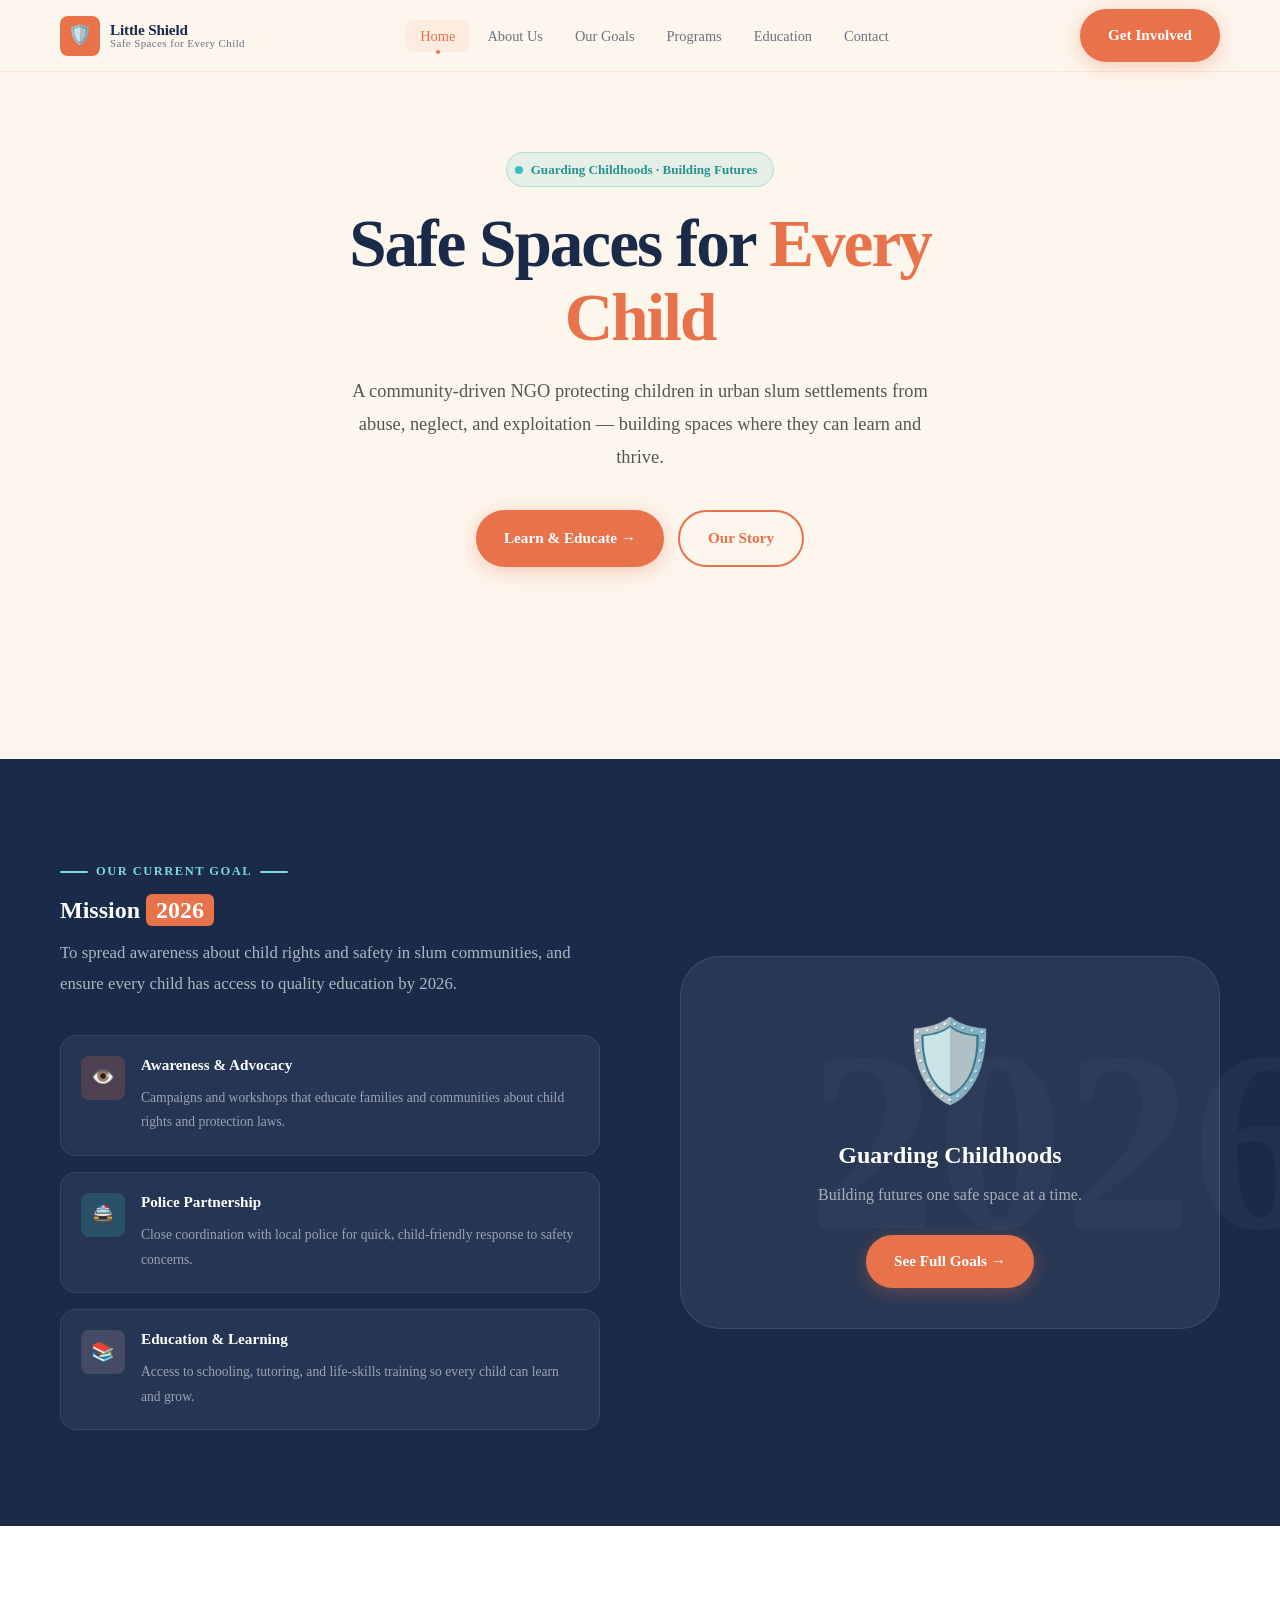
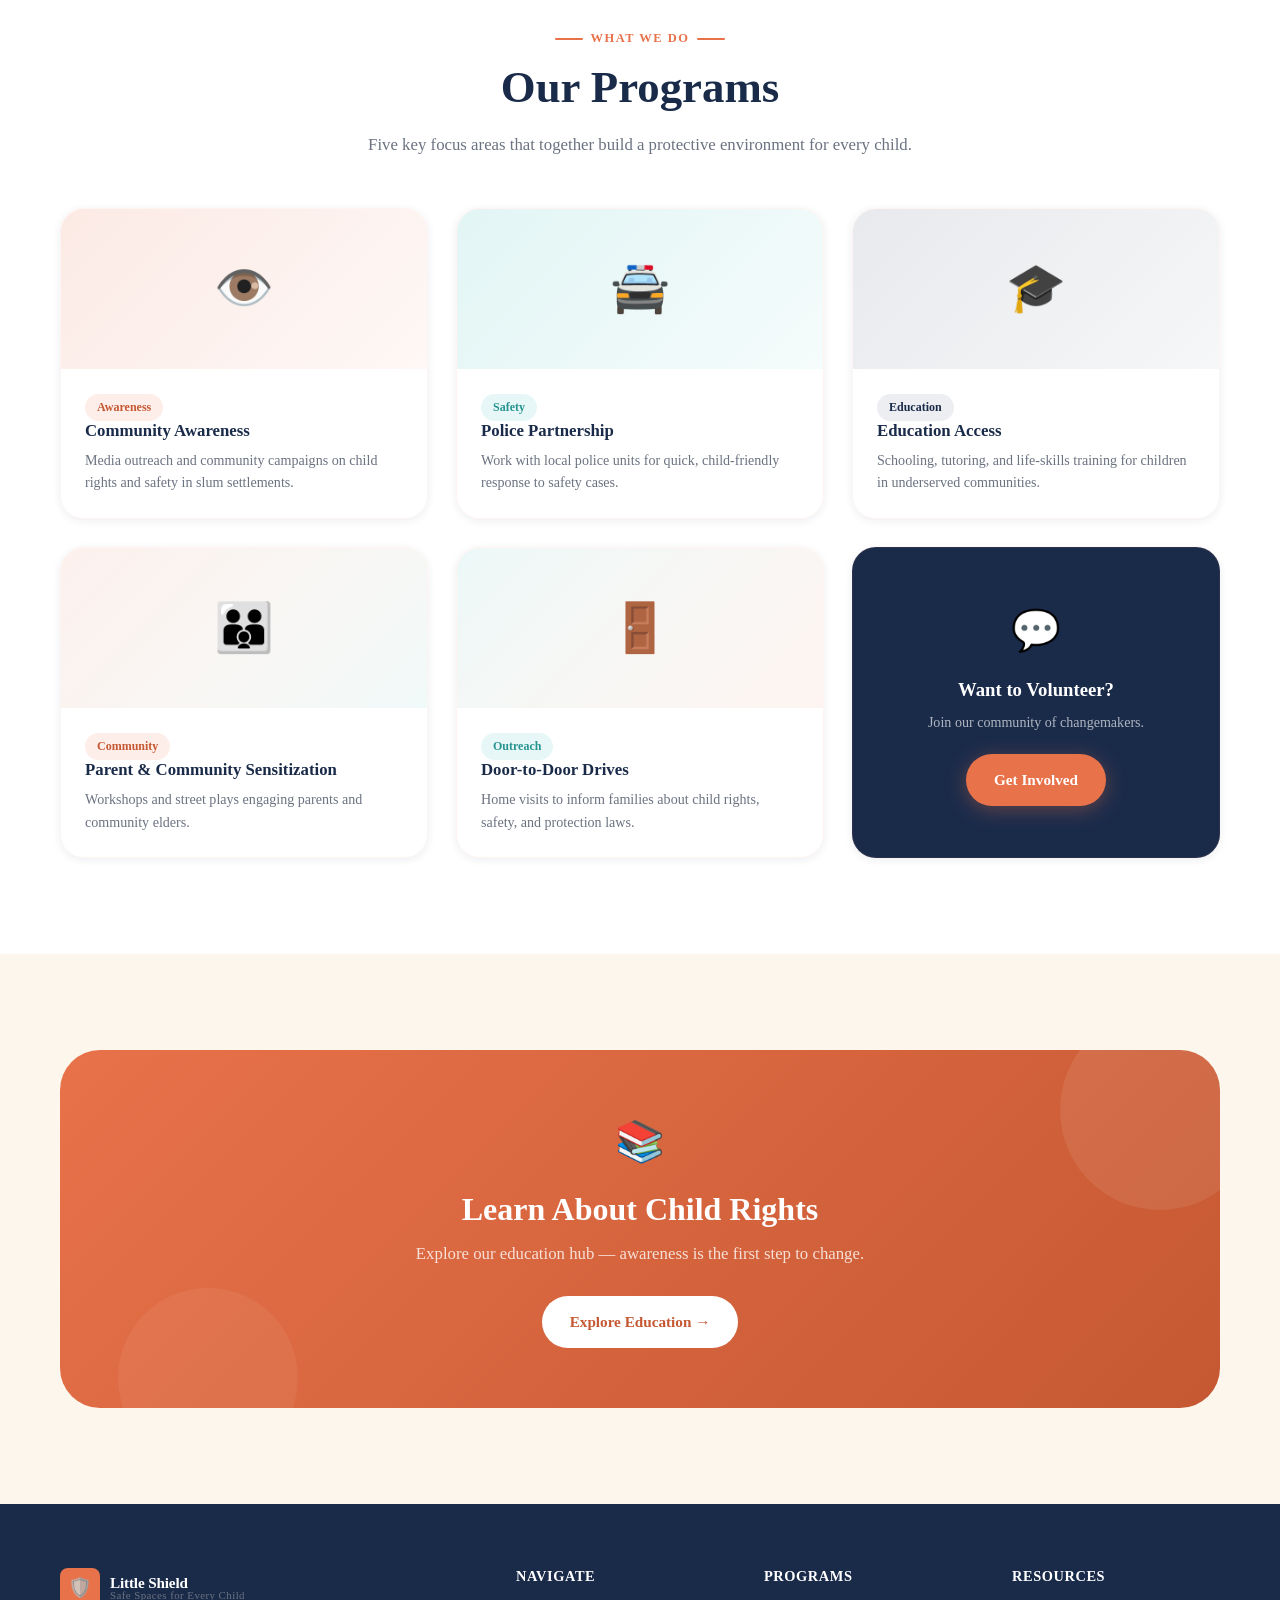
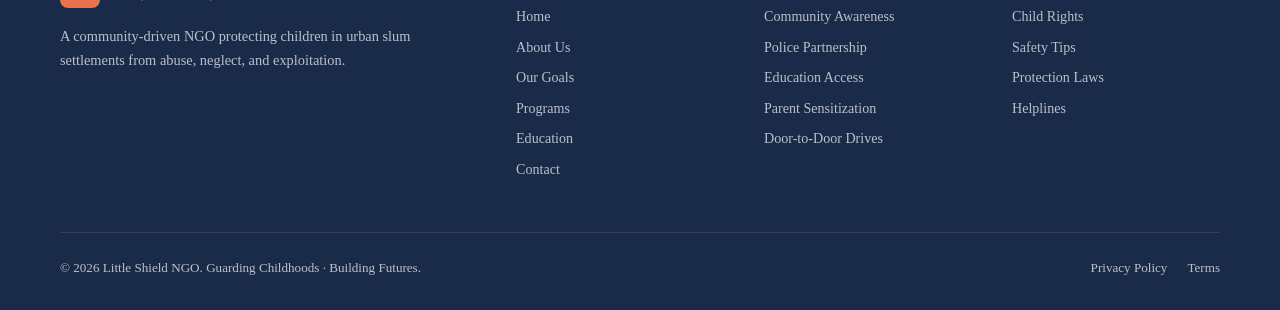
<file: index.html>
<!DOCTYPE html>
<html lang="en">
<head>
  <meta charset="UTF-8" />
  <meta name="viewport" content="width=device-width, initial-scale=1.0" />
  <title>Little Shield — Safe Spaces for Every Child</title>
  <meta name="description" content="Little Shield is a community-driven NGO protecting children in urban slum settlements from abuse, neglect, and exploitation, building safe spaces where they can learn and thrive." />
  <link rel="stylesheet" href="style.css" />
  <style>
    /* ── HOME-specific styles ─────────────────── */

    /* Hero */
    .hero-content {
      display: flex;
      flex-direction: column;
      align-items: center;
      text-align: center;
      padding: 80px 0 60px;
    }

    .hero-badge {
      display: inline-flex;
      align-items: center;
      gap: 8px;
      background: rgba(58,191,184,.12);
      border: 1px solid rgba(58,191,184,.3);
      border-radius: 99px;
      padding: 6px 16px 6px 8px;
      font-size: .82rem;
      font-weight: 600;
      color: var(--teal-dark);
      margin-bottom: 20px;
    }

    .hero-badge .dot {
      width: 8px; height: 8px;
      background: var(--teal);
      border-radius: 50%;
      animation: pulse 2s ease-in-out infinite;
    }

    @keyframes pulse {
      0%,100% { box-shadow: 0 0 0 0 rgba(58,191,184,.5); }
      50%      { box-shadow: 0 0 0 6px rgba(58,191,184,0); }
    }

    .hero-title {
      font-size: clamp(2.6rem, 5.5vw, 4.2rem);
      line-height: 1.1;
      letter-spacing: -.03em;
      margin-bottom: 20px;
      max-width: 700px;
    }

    .hero-title .accent { color: var(--orange); }

    .hero-desc {
      font-size: 1.15rem;
      color: var(--text-muted);
      line-height: 1.8;
      margin-bottom: 36px;
      max-width: 580px;
    }

    .hero-actions {
      display: flex;
      gap: 14px;
      flex-wrap: wrap;
      justify-content: center;
      margin-bottom: 36px;
    }

    /* Inline stats row */
    .hero-stats {
      display: flex;
      gap: 0;
      background: var(--white);
      border-radius: var(--radius-xl);
      box-shadow: var(--shadow-md);
      overflow: hidden;
      border: 1px solid rgba(232,114,74,.1);
    }

    .hero-stat {
      padding: 28px 44px;
      text-align: center;
      flex: 1;
      position: relative;
    }

    .hero-stat + .hero-stat::before {
      content: '';
      position: absolute;
      left: 0; top: 20%; bottom: 20%;
      width: 1px;
      background: rgba(232,114,74,.15);
    }

    .hero-stat .n {
      font-size: 2.4rem;
      font-weight: 900;
      color: var(--orange);
      line-height: 1;
      margin-bottom: 6px;
    }

    .hero-stat .l {
      font-size: .85rem;
      color: var(--text-muted);
      font-weight: 500;
    }

    /* keep shield-icon for other uses */
    .shield-icon {
      width: 64px; height: 64px;
      background: linear-gradient(135deg in oklab, var(--orange), var(--orange-dark));
      border-radius: var(--radius-md);
      display: flex;
      align-items: center;
      justify-content: center;
      font-size: 2rem;
      box-shadow: 0 8px 24px rgba(232,114,74,.35);
    }

    .hero-card-title { font-size: 1.3rem; font-weight: 800; color: var(--navy); margin-bottom: 4px; }
    .hero-card-sub   { font-size: .85rem; color: var(--text-muted); }

    .hero-mini-stats {
      display: grid;
      grid-template-columns: 1fr 1fr 1fr;
      gap: 12px;
      margin-top: 24px;
    }

    .mini-stat {
      background: var(--cream);
      border-radius: var(--radius-sm);
      padding: 14px;
      text-align: center;
    }
    .mini-stat .n { font-size: 1.5rem; font-weight: 800; color: var(--orange); }
    .mini-stat .l { font-size: .72rem; color: var(--text-muted); }

    .hero-floating-card {
      position: absolute;
      background: var(--white);
      border-radius: var(--radius-md);
      padding: 14px 18px;
      box-shadow: var(--shadow-md);
      display: flex;
      align-items: center;
      gap: 12px;
      font-size: .85rem;
      z-index: 3;
    }

    .hero-floating-card.card-teal {
      bottom: -20px; left: -28px;
      border-left: 4px solid var(--teal);
    }
    .hero-floating-card.card-orange {
      top: -20px; right: -28px;
      border-left: 4px solid var(--orange);
    }

    .hfc-icon {
      width: 36px; height: 36px;
      border-radius: var(--radius-sm);
      display: flex; align-items: center; justify-content: center;
      font-size: 1.1rem;
    }

    .hfc-icon.teal { background: rgba(58,191,184,.12); }
    .hfc-icon.orange { background: rgba(232,114,74,.12); }

    .hfc-text .t { font-weight: 700; color: var(--navy); }
    .hfc-text .s { color: var(--text-muted); font-size: .78rem; }

    /* Goal Section */
    .goal-section {
      background: var(--navy);
      position: relative;
      overflow: hidden;
    }

    .goal-section::before {
      content: '2026';
      position: absolute;
      right: -40px; top: 50%;
      transform: translateY(-50%);
      font-size: 16rem;
      font-weight: 900;
      color: rgba(255,255,255,.03);
      line-height: 1;
      pointer-events: none;
      user-select: none;
    }

    .goal-inner {
      display: grid;
      grid-template-columns: 1fr 1fr;
      gap: 80px;
      align-items: center;
    }

    .goal-text .section-label { color: var(--teal-light); }
    .goal-text .section-label::before,
    .goal-text .section-label::after { background: var(--teal-light); }
    .goal-text h2 { color: var(--white); }
    .goal-text p  { color: rgba(255,255,255,.65); font-size: 1.05rem; margin-top: 12px; line-height: 1.8; }

    .goal-highlight {
      display: inline-block;
      background: var(--orange);
      color: var(--white);
      padding: 2px 10px;
      border-radius: 6px;
      font-weight: 700;
    }

    .goal-pillars {
      display: flex;
      flex-direction: column;
      gap: 16px;
      margin-top: 36px;
    }

    .goal-pillar {
      display: flex;
      align-items: flex-start;
      gap: 16px;
      background: rgba(255,255,255,.05);
      border-radius: var(--radius-md);
      padding: 20px;
      border: 1px solid rgba(255,255,255,.08);
      transition: var(--transition);
    }

    .goal-pillar:hover {
      background: rgba(255,255,255,.08);
      transform: translateX(4px);
    }

    .pillar-icon {
      width: 44px; height: 44px;
      border-radius: var(--radius-sm);
      display: flex; align-items: center; justify-content: center;
      font-size: 1.2rem;
      flex-shrink: 0;
    }

    .pillar-icon.orange { background: rgba(232,114,74,.2); }
    .pillar-icon.teal   { background: rgba(58,191,184,.2); }
    .pillar-icon.rose   { background: rgba(245,198,192,.15); }

    .pillar-text h4 { color: var(--white); font-size: .95rem; margin-bottom: 4px; }
    .pillar-text p  { color: rgba(255,255,255,.55); font-size: .85rem; }

    /* Sections bg alternates */
    .bg-white-section { background: var(--white); }
    .bg-cream-section  { background: var(--cream); }

    /* Programs */
    .programs-grid {
      display: grid;
      grid-template-columns: repeat(3, 1fr);
      gap: 28px;
      margin-top: 48px;
    }

    .program-card {
      border-radius: var(--radius-lg);
      overflow: hidden;
      box-shadow: var(--shadow-sm);
      transition: var(--transition);
      border: 1px solid rgba(232,114,74,.08);
    }

    .program-card:hover {
      transform: translateY(-6px);
      box-shadow: var(--shadow-lg);
    }

    .program-card-top {
      height: 160px;
      display: flex;
      align-items: center;
      justify-content: center;
      font-size: 3rem;
      position: relative;
      overflow: hidden;
    }

    .program-card-body {
      background: var(--white);
      padding: 24px;
    }

    .program-card-body h3 {
      font-size: 1.05rem;
      margin-bottom: 8px;
    }
    .program-card-body p { font-size: .88rem; color: var(--text-muted); }

    /* CTA Banner */
    .cta-banner {
      background: linear-gradient(135deg in oklab, var(--orange) 0%, var(--orange-dark) 100%);
      border-radius: var(--radius-xl);
      padding: 60px 48px;
      text-align: center;
      position: relative;
      overflow: hidden;
    }

    .cta-banner::before {
      content: '';
      position: absolute;
      top: -40px; right: -40px;
      width: 200px; height: 200px;
      border-radius: 50%;
      background: rgba(255,255,255,.08);
    }

    .cta-banner::after {
      content: '';
      position: absolute;
      bottom: -60px; left: 5%;
      width: 180px; height: 180px;
      border-radius: 50%;
      background: rgba(255,255,255,.06);
    }

    .cta-banner h2 { color: var(--white); font-size: 2rem; margin-bottom: 12px; }
    .cta-banner p  { color: rgba(255,255,255,.8); margin-bottom: 28px; font-size: 1.05rem; }

    .btn-white {
      background: var(--white);
      color: var(--orange-dark);
      font-weight: 700;
    }
    .btn-white:hover { background: var(--cream); transform: translateY(-2px); }

    @media (max-width: 900px) {
      .hero-content { grid-template-columns: 1fr; gap: 40px; }
      .hero-visual { display: none; }
      .goal-inner { grid-template-columns: 1fr; gap: 40px; }
      .programs-grid { grid-template-columns: 1fr 1fr; }
    }

    @media (max-width: 600px) {
      .programs-grid { grid-template-columns: 1fr; }
      .cta-banner { padding: 40px 24px; }
    }
  </style>
</head>
<body>

  <!-- ── Navbar ──────────────────────────────────────────── -->
  <nav class="navbar" role="navigation" aria-label="Main navigation">
    <div class="container nav-inner">
      <a href="index.html" class="nav-logo" aria-label="Little Shield Home">
        <div class="nav-logo-icon">🛡️</div>
        <div class="nav-logo-text">
          <span class="brand">Little Shield</span>
          <span class="tagline">Safe Spaces for Every Child</span>
        </div>
      </a>

      <ul class="nav-links" role="list">
        <li><a href="index.html">Home</a></li>
        <li><a href="about.html">About Us</a></li>
        <li><a href="goals.html">Our Goals</a></li>
        <li><a href="programs.html">Programs</a></li>
        <li><a href="education.html">Education</a></li>
        <li><a href="contact.html">Contact</a></li>
      </ul>

      <a href="contact.html" class="btn btn-primary nav-cta">Get Involved</a>

      <button class="hamburger" id="hamburger" aria-label="Open menu" aria-expanded="false">
        <span></span><span></span><span></span>
      </button>
    </div>
  </nav>

  <!-- ── Mobile Menu ─────────────────────────────────────── -->
  <div class="mobile-menu" id="mobileMenu" role="dialog" aria-label="Mobile navigation">
    <a href="index.html">Home</a>
    <a href="about.html">About Us</a>
    <a href="goals.html">Our Goals</a>
    <a href="programs.html">Programs</a>
    <a href="education.html">Education</a>
    <a href="contact.html">Contact</a>
    <a href="contact.html" class="btn btn-primary" style="margin-top:12px">Get Involved</a>
  </div>

  <main>
    <!-- ── Hero ── -->
    <section style="background:var(--cream);padding-top:var(--nav-height);" aria-label="Hero section">
      <div class="container">
        <div class="hero-content">

          <div class="hero-badge">
            <span class="dot" aria-hidden="true"></span>
            Guarding Childhoods · Building Futures
          </div>

          <h1 class="hero-title" style="color:var(--navy);">
            Safe Spaces for <span class="accent">Every Child</span>
          </h1>

          <p class="hero-desc" style="color:#555;">
            A community-driven NGO protecting children in urban slum settlements from abuse,
            neglect, and exploitation — building spaces where they can learn and thrive.
          </p>

          <div class="hero-actions">
            <a href="education.html" class="btn btn-primary" id="heroLearnBtn">Learn &amp; Educate →</a>
            <a href="about.html"     class="btn btn-outline"  id="heroAboutBtn">Our Story</a>
          </div>

        </div>
      </div>
    </section>



    <!-- ── Goal 2026 ────────────────────────────────────── -->
    <section class="goal-section" aria-labelledby="goalHeading">
      <div class="container">
        <div class="goal-inner">
          <div class="goal-text reveal">
            <div class="section-label">Our Current Goal</div>
            <h2 id="goalHeading">
              Mission <span class="goal-highlight">2026</span>
            </h2>
            <p>
              To spread awareness about child rights and safety in slum communities,
              and ensure every child has access to quality education by 2026.
            </p>

            <div class="goal-pillars">
              <div class="goal-pillar">
                <div class="pillar-icon orange">👁️</div>
                <div class="pillar-text">
                  <h4>Awareness &amp; Advocacy</h4>
                  <p>Campaigns and workshops that educate families and communities about child rights and protection laws.</p>
                </div>
              </div>
              <div class="goal-pillar">
                <div class="pillar-icon teal">🚔</div>
                <div class="pillar-text">
                  <h4>Police Partnership</h4>
                  <p>Close coordination with local police for quick, child-friendly response to safety concerns.</p>
                </div>
              </div>
              <div class="goal-pillar">
                <div class="pillar-icon rose">📚</div>
                <div class="pillar-text">
                  <h4>Education &amp; Learning</h4>
                  <p>Access to schooling, tutoring, and life-skills training so every child can learn and grow.</p>
                </div>
              </div>
            </div>
          </div>

          <div class="reveal reveal-delay-2" style="text-align:center;">
            <div style="background:rgba(255,255,255,.06);border-radius:var(--radius-xl);padding:40px;border:1px solid rgba(255,255,255,.1);">
              <div style="font-size:5rem;margin-bottom:16px;">🛡️</div>
              <h3 style="color:var(--white);font-size:1.5rem;margin-bottom:12px;">Guarding Childhoods</h3>
              <p style="color:rgba(255,255,255,.6);margin-bottom:28px;">Building futures one safe space at a time.</p>
              <a href="goals.html" class="btn btn-primary">See Full Goals →</a>
            </div>
          </div>
        </div>
      </div>
    </section>

    <!-- ── Programs Preview ──────────────────────────────── -->
    <section class="bg-white-section" aria-labelledby="programsHeading">
      <div class="container">
        <div class="reveal" style="text-align:center;margin-bottom:8px;">
          <div class="section-label" style="justify-content:center;">What We Do</div>
          <h2 id="programsHeading" class="section-title">Our Programs</h2>
          <p class="section-sub" style="margin-inline:auto;text-align:center;">
            Five key focus areas that together build a protective environment for every child.
          </p>
        </div>

        <div class="programs-grid">
          <div class="program-card reveal reveal-delay-1">
            <div class="program-card-top" style="background:linear-gradient(135deg in oklab,rgba(232,114,74,.15),rgba(232,114,74,.05));">👁️</div>
            <div class="program-card-body">
              <span class="tag tag-orange">Awareness</span>
              <h3>Community Awareness</h3>
              <p>Media outreach and community campaigns on child rights and safety in slum settlements.</p>
            </div>
          </div>

          <div class="program-card reveal reveal-delay-2">
            <div class="program-card-top" style="background:linear-gradient(135deg in oklab,rgba(58,191,184,.15),rgba(58,191,184,.05));">🚔</div>
            <div class="program-card-body">
              <span class="tag tag-teal">Safety</span>
              <h3>Police Partnership</h3>
              <p>Work with local police units for quick, child-friendly response to safety cases.</p>
            </div>
          </div>

          <div class="program-card reveal reveal-delay-3">
            <div class="program-card-top" style="background:linear-gradient(135deg in oklab,rgba(26,43,74,.1),rgba(26,43,74,.04));">🎓</div>
            <div class="program-card-body">
              <span class="tag tag-navy">Education</span>
              <h3>Education Access</h3>
              <p>Schooling, tutoring, and life-skills training for children in underserved communities.</p>
            </div>
          </div>

          <div class="program-card reveal reveal-delay-1">
            <div class="program-card-top" style="background:linear-gradient(135deg in oklab,rgba(232,114,74,.1),rgba(58,191,184,.08));">👪</div>
            <div class="program-card-body">
              <span class="tag tag-orange">Community</span>
              <h3>Parent &amp; Community Sensitization</h3>
              <p>Workshops and street plays engaging parents and community elders.</p>
            </div>
          </div>

          <div class="program-card reveal reveal-delay-2">
            <div class="program-card-top" style="background:linear-gradient(135deg in oklab,rgba(58,191,184,.1),rgba(232,114,74,.08));">🚪</div>
            <div class="program-card-body">
              <span class="tag tag-teal">Outreach</span>
              <h3>Door-to-Door Drives</h3>
              <p>Home visits to inform families about child rights, safety, and protection laws.</p>
            </div>
          </div>

          <div class="program-card reveal reveal-delay-3" style="background:var(--navy);display:flex;flex-direction:column;justify-content:center;align-items:center;text-align:center;padding:32px;">
            <div style="font-size:2.5rem;margin-bottom:16px;">💬</div>
            <h3 style="color:var(--white);margin-bottom:10px;">Want to Volunteer?</h3>
            <p style="color:rgba(255,255,255,.65);font-size:.88rem;margin-bottom:20px;">Join our community of changemakers.</p>
            <a href="contact.html" class="btn btn-primary">Get Involved</a>
          </div>
        </div>
      </div>
    </section>

    <!-- ── CTA Banner ────────────────────────────────────── -->
    <section class="bg-cream-section" aria-label="Call to action">
      <div class="container">
        <div class="cta-banner reveal">
          <div style="font-size:2.5rem;margin-bottom:16px;">📚</div>
          <h2>Learn About Child Rights</h2>
          <p>Explore our education hub — awareness is the first step to change.</p>
          <a href="education.html" class="btn btn-white btn-lg" id="ctaEducateBtn">Explore Education →</a>
        </div>
      </div>
    </section>
  </main>

  <!-- ── Footer ─────────────────────────────────────────── -->
  <footer class="footer" role="contentinfo">
    <div class="container">
      <div class="footer-grid">
        <div class="footer-brand">
          <div class="nav-logo">
            <div class="nav-logo-icon">🛡️</div>
            <div class="nav-logo-text">
              <span class="brand" style="color:var(--white)">Little Shield</span>
              <span class="tagline">Safe Spaces for Every Child</span>
            </div>
          </div>
          <p>A community-driven NGO protecting children in urban slum settlements from abuse, neglect, and exploitation.</p>
        </div>

        <nav class="footer-col" aria-label="Site links">
          <h4>Navigate</h4>
          <a href="index.html">Home</a>
          <a href="about.html">About Us</a>
          <a href="goals.html">Our Goals</a>
          <a href="programs.html">Programs</a>
          <a href="education.html">Education</a>
          <a href="contact.html">Contact</a>
        </nav>

        <nav class="footer-col" aria-label="Programs links">
          <h4>Programs</h4>
          <a href="programs.html#awareness">Community Awareness</a>
          <a href="programs.html#police">Police Partnership</a>
          <a href="programs.html#education">Education Access</a>
          <a href="programs.html#parents">Parent Sensitization</a>
          <a href="programs.html#outreach">Door-to-Door Drives</a>
        </nav>

        <nav class="footer-col" aria-label="Resources links">
          <h4>Resources</h4>
          <a href="education.html#rights">Child Rights</a>
          <a href="education.html#safety">Safety Tips</a>
          <a href="education.html#laws">Protection Laws</a>
          <a href="education.html#helplines">Helplines</a>
        </nav>
      </div>

      <div class="footer-bottom">
        <span>© 2026 Little Shield NGO. Guarding Childhoods · Building Futures.</span>
        <div class="footer-bottom-links">
          <a href="#">Privacy Policy</a>
          <a href="#">Terms</a>
        </div>
      </div>
    </div>
  </footer>

  <script src="main.js"></script>
</body>
</html>
</file>
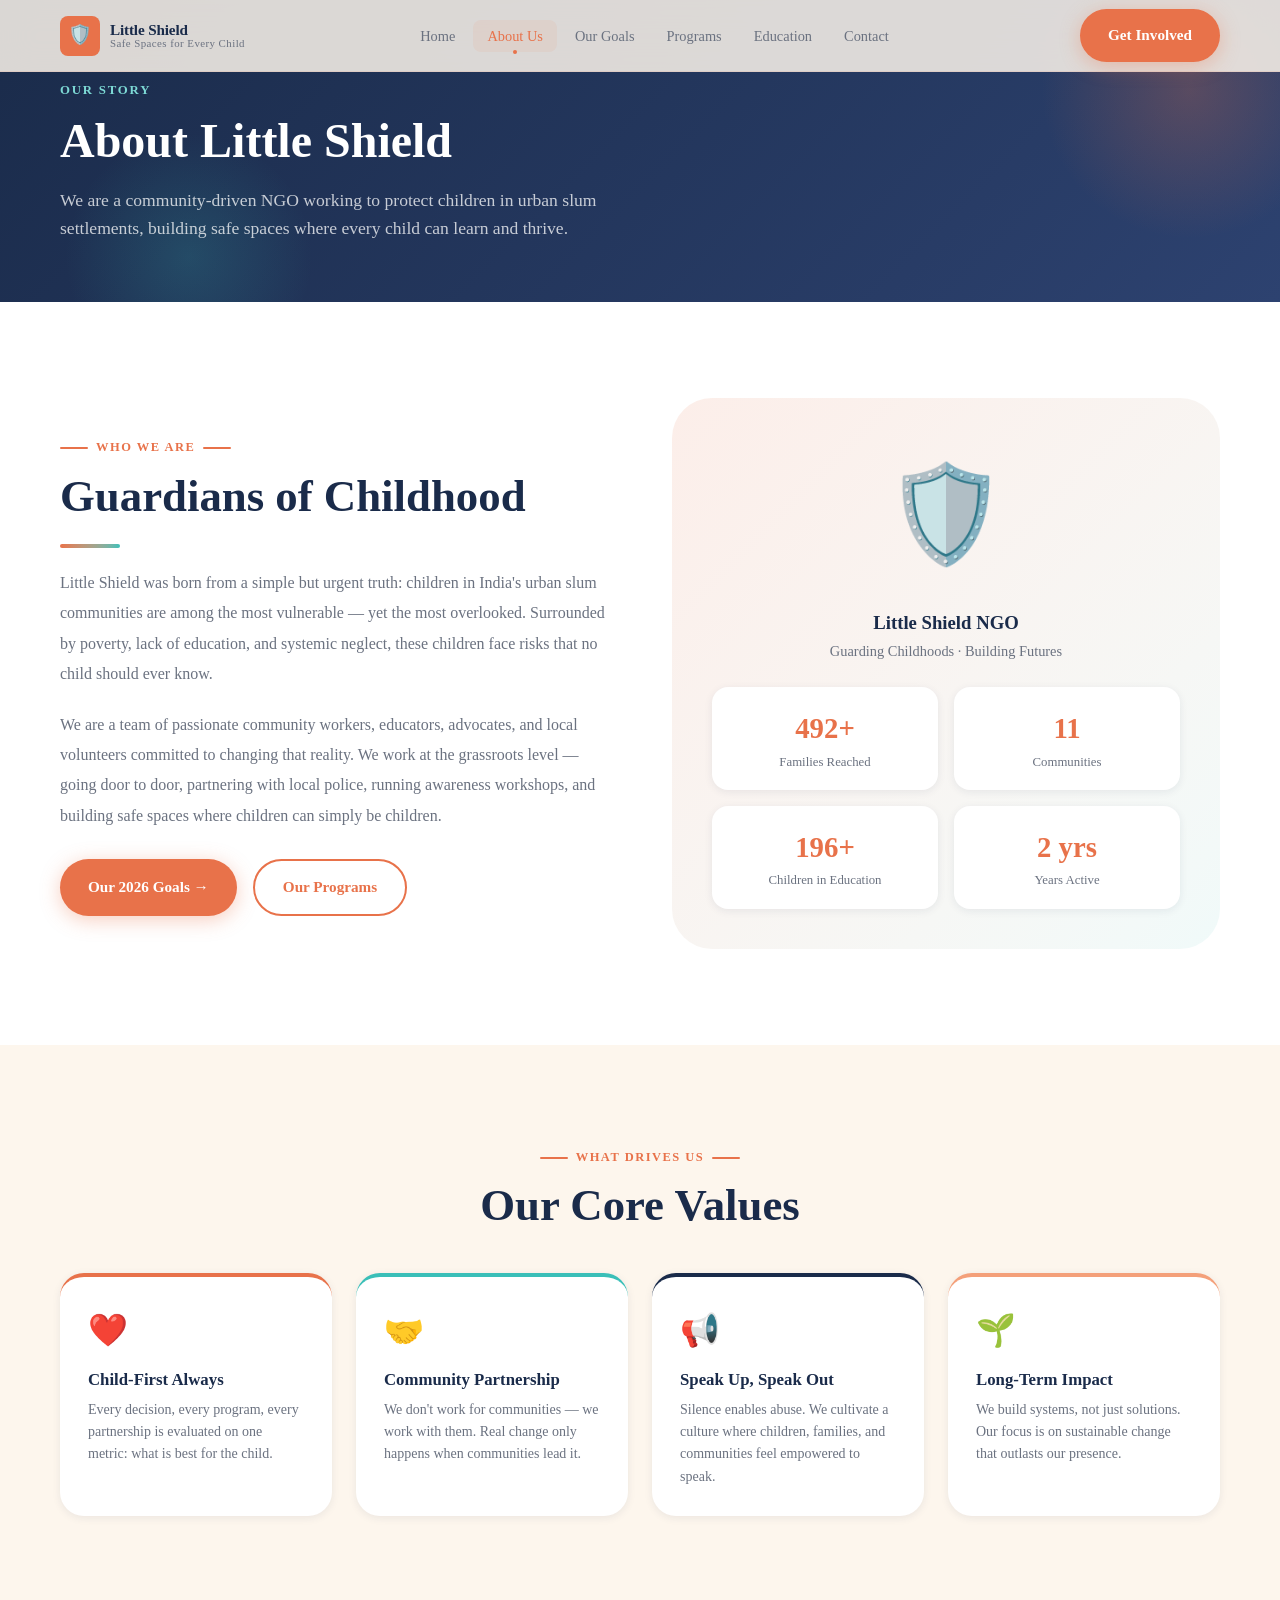
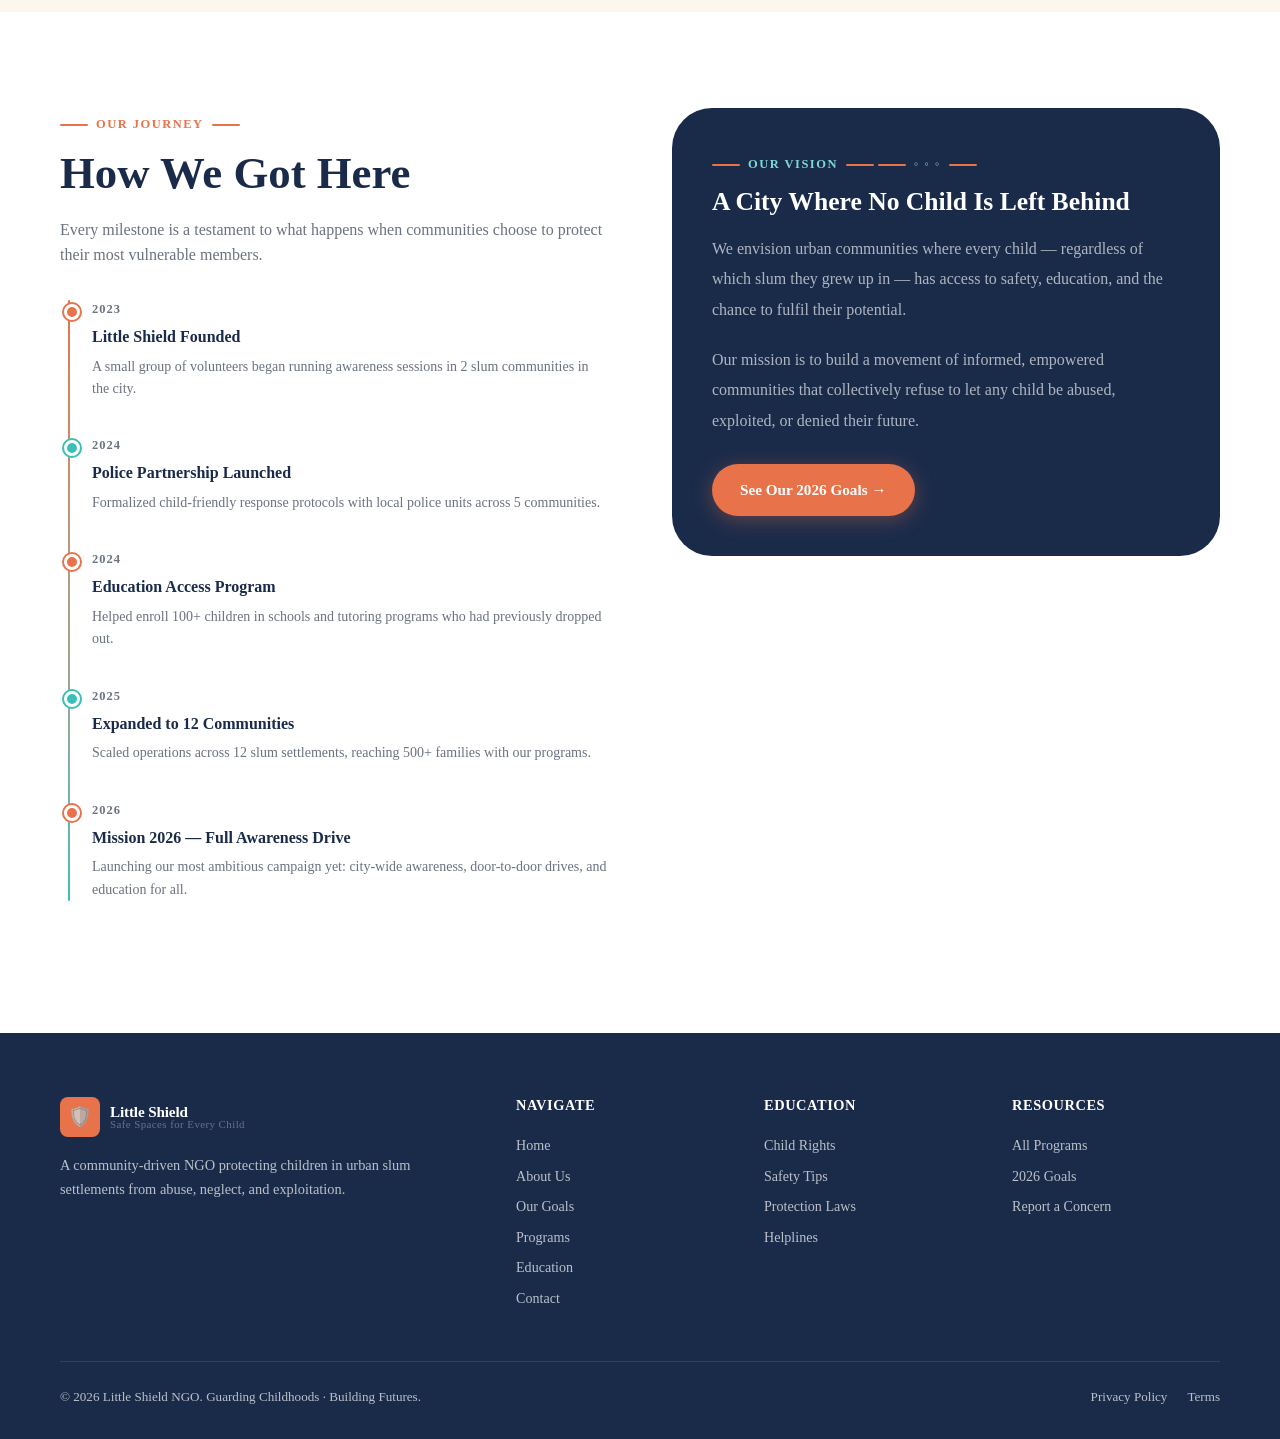
<file: about.html>
<!DOCTYPE html>
<html lang="en">
<head>
  <meta charset="UTF-8" />
  <meta name="viewport" content="width=device-width, initial-scale=1.0" />
  <title>About Us — Little Shield</title>
  <meta name="description" content="Learn about Little Shield's mission, vision, team, and the story behind our work protecting children in urban slum communities." />
  <link rel="stylesheet" href="style.css" />
  <style>
    .about-grid { display:grid; grid-template-columns:1fr 1fr; gap:64px; align-items:center; }
    .about-visual { background:linear-gradient(135deg in oklab,rgba(232,114,74,.12),rgba(58,191,184,.08)); border-radius:var(--radius-xl); padding:40px; text-align:center; }
    .about-visual .big-icon { font-size:6rem; margin-bottom:20px; }
    .about-visual-stats { display:grid; grid-template-columns:1fr 1fr; gap:16px; margin-top:24px; }
    .about-visual-stat { background:var(--white); border-radius:var(--radius-md); padding:18px; box-shadow:var(--shadow-sm); }
    .about-visual-stat .n { font-size:1.8rem; font-weight:800; color:var(--orange); }
    .about-visual-stat .l { font-size:.8rem; color:var(--text-muted); }
    .values-grid { display:grid; grid-template-columns:repeat(auto-fit,minmax(240px,1fr)); gap:24px; margin-top:40px; }
    .value-card { background:var(--white); border-radius:var(--radius-lg); padding:28px; box-shadow:var(--shadow-sm); border-top:4px solid var(--orange); transition:var(--transition); }
    .value-card:hover { transform:translateY(-4px); box-shadow:var(--shadow-md); }
    .value-card:nth-child(2) { border-top-color:var(--teal); }
    .value-card:nth-child(3) { border-top-color:var(--navy); }
    .value-card:nth-child(4) { border-top-color:var(--orange-light); }
    .value-card .v-icon { font-size:2rem; margin-bottom:14px; }
    .value-card h3 { font-size:1.05rem; margin-bottom:8px; }
    .value-card p  { font-size:.875rem; color:var(--text-muted); }
    .timeline { position:relative; padding-left:32px; margin-top:32px; }
    .timeline::before { content:''; position:absolute; left:8px; top:0; bottom:0; width:2px; background:linear-gradient(to bottom in oklab,var(--orange),var(--teal)); border-radius:2px; }
    .tl-item { position:relative; margin-bottom:36px; }
    .tl-dot { position:absolute; left:-28px; top:4px; width:16px; height:16px; border-radius:50%; background:var(--orange); border:3px solid var(--white); box-shadow:0 0 0 2px var(--orange); }
    .tl-item:nth-child(even) .tl-dot { background:var(--teal); box-shadow:0 0 0 2px var(--teal); }
    .tl-year { font-size:.78rem; font-weight:700; color:var(--text-muted); letter-spacing:.08em; margin-bottom:4px; }
    .tl-title { font-size:1rem; font-weight:700; color:var(--navy); margin-bottom:6px; }
    .tl-desc { font-size:.875rem; color:var(--text-muted); }
    @media(max-width:768px){ .about-grid{grid-template-columns:1fr;} }
  </style>
</head>
<body>
  <nav class="navbar" role="navigation" aria-label="Main navigation">
    <div class="container nav-inner">
      <a href="index.html" class="nav-logo" aria-label="Little Shield Home">
        <div class="nav-logo-icon">🛡️</div>
        <div class="nav-logo-text">
          <span class="brand">Little Shield</span>
          <span class="tagline">Safe Spaces for Every Child</span>
        </div>
      </a>
      <ul class="nav-links" role="list">
        <li><a href="index.html">Home</a></li>
        <li><a href="about.html">About Us</a></li>
        <li><a href="goals.html">Our Goals</a></li>
        <li><a href="programs.html">Programs</a></li>
        <li><a href="education.html">Education</a></li>
        <li><a href="contact.html">Contact</a></li>
      </ul>
      <a href="contact.html" class="btn btn-primary nav-cta">Get Involved</a>
      <button class="hamburger" id="hamburger" aria-label="Open menu" aria-expanded="false"><span></span><span></span><span></span></button>
    </div>
  </nav>
  <div class="mobile-menu" id="mobileMenu"><a href="index.html">Home</a><a href="about.html">About Us</a><a href="goals.html">Our Goals</a><a href="programs.html">Programs</a><a href="education.html">Education</a><a href="contact.html">Contact</a><a href="contact.html" class="btn btn-primary" style="margin-top:12px">Get Involved</a></div>

  <main>
    <div class="page-hero page-top">
      <div class="container">
        <div class="page-hero-label">Our Story</div>
        <h1>About Little Shield</h1>
        <p>We are a community-driven NGO working to protect children in urban slum settlements, building safe spaces where every child can learn and thrive.</p>
      </div>
    </div>

    <section style="background:var(--white);" aria-labelledby="missionHeading">
      <div class="container">
        <div class="about-grid">
          <div class="reveal">
            <div class="section-label">Who We Are</div>
            <h2 id="missionHeading" class="section-title">Guardians of Childhood</h2>
            <div class="divider"></div>
            <p style="color:var(--text-muted);line-height:1.9;margin-bottom:20px;">
              Little Shield was born from a simple but urgent truth: children in India's urban slum communities are among the most vulnerable — yet the most overlooked. Surrounded by poverty, lack of education, and systemic neglect, these children face risks that no child should ever know.
            </p>
            <p style="color:var(--text-muted);line-height:1.9;margin-bottom:28px;">
              We are a team of passionate community workers, educators, advocates, and local volunteers committed to changing that reality. We work at the grassroots level — going door to door, partnering with local police, running awareness workshops, and building safe spaces where children can simply be children.
            </p>
            <div style="display:flex;gap:16px;flex-wrap:wrap;">
              <a href="goals.html"    class="btn btn-primary">Our 2026 Goals →</a>
              <a href="programs.html" class="btn btn-outline">Our Programs</a>
            </div>
          </div>
          <div class="about-visual reveal reveal-delay-2">
            <div class="big-icon">🛡️</div>
            <h3 style="color:var(--navy);margin-bottom:6px;">Little Shield NGO</h3>
            <p style="color:var(--text-muted);font-size:.9rem;">Guarding Childhoods · Building Futures</p>
            <div class="about-visual-stats">
              <div class="about-visual-stat">
                <div class="n" data-target="500" data-suffix="+">500+</div>
                <div class="l">Families Reached</div>
              </div>
              <div class="about-visual-stat">
                <div class="n" data-target="12" data-suffix="">12</div>
                <div class="l">Communities</div>
              </div>
              <div class="about-visual-stat">
                <div class="n" data-target="200" data-suffix="+">200+</div>
                <div class="l">Children in Education</div>
              </div>
              <div class="about-visual-stat">
                <div class="n" data-target="3" data-suffix=" yrs">3 yrs</div>
                <div class="l">Years Active</div>
              </div>
            </div>
          </div>
        </div>
      </div>
    </section>

    <section style="background:var(--cream);" aria-labelledby="valuesHeading">
      <div class="container">
        <div class="reveal" style="text-align:center;">
          <div class="section-label" style="justify-content:center;">What Drives Us</div>
          <h2 id="valuesHeading" class="section-title">Our Core Values</h2>
        </div>
        <div class="values-grid">
          <div class="value-card reveal reveal-delay-1">
            <div class="v-icon">❤️</div>
            <h3>Child-First Always</h3>
            <p>Every decision, every program, every partnership is evaluated on one metric: what is best for the child.</p>
          </div>
          <div class="value-card reveal reveal-delay-2">
            <div class="v-icon">🤝</div>
            <h3>Community Partnership</h3>
            <p>We don't work for communities — we work with them. Real change only happens when communities lead it.</p>
          </div>
          <div class="value-card reveal reveal-delay-3">
            <div class="v-icon">📢</div>
            <h3>Speak Up, Speak Out</h3>
            <p>Silence enables abuse. We cultivate a culture where children, families, and communities feel empowered to speak.</p>
          </div>
          <div class="value-card reveal reveal-delay-4">
            <div class="v-icon">🌱</div>
            <h3>Long-Term Impact</h3>
            <p>We build systems, not just solutions. Our focus is on sustainable change that outlasts our presence.</p>
          </div>
        </div>
      </div>
    </section>

    <section style="background:var(--white);" aria-labelledby="journeyHeading">
      <div class="container">
        <div style="display:grid;grid-template-columns:1fr 1fr;gap:64px;align-items:start;">
          <div class="reveal">
            <div class="section-label">Our Journey</div>
            <h2 id="journeyHeading" class="section-title">How We Got Here</h2>
            <p style="color:var(--text-muted);margin-bottom:32px;">Every milestone is a testament to what happens when communities choose to protect their most vulnerable members.</p>
            <div class="timeline">
              <div class="tl-item"><div class="tl-dot"></div><div class="tl-year">2023</div><div class="tl-title">Little Shield Founded</div><div class="tl-desc">A small group of volunteers began running awareness sessions in 2 slum communities in the city.</div></div>
              <div class="tl-item"><div class="tl-dot"></div><div class="tl-year">2024</div><div class="tl-title">Police Partnership Launched</div><div class="tl-desc">Formalized child-friendly response protocols with local police units across 5 communities.</div></div>
              <div class="tl-item"><div class="tl-dot"></div><div class="tl-year">2024</div><div class="tl-title">Education Access Program</div><div class="tl-desc">Helped enroll 100+ children in schools and tutoring programs who had previously dropped out.</div></div>
              <div class="tl-item"><div class="tl-dot"></div><div class="tl-year">2025</div><div class="tl-title">Expanded to 12 Communities</div><div class="tl-desc">Scaled operations across 12 slum settlements, reaching 500+ families with our programs.</div></div>
              <div class="tl-item"><div class="tl-dot"></div><div class="tl-year">2026</div><div class="tl-title">Mission 2026 — Full Awareness Drive</div><div class="tl-desc">Launching our most ambitious campaign yet: city-wide awareness, door-to-door drives, and education for all.</div></div>
            </div>
          </div>
          <div class="reveal reveal-delay-2" style="background:var(--navy);border-radius:var(--radius-xl);padding:40px;">
            <div class="section-label" style="color:var(--teal-light);">Our Vision</div>
            <div class="section-label" style="color:var(--teal-light);" class="section-label">◦ ◦ ◦</div>
            <h2 style="color:var(--white);font-size:1.6rem;margin-bottom:16px;">A City Where No Child Is Left Behind</h2>
            <p style="color:rgba(255,255,255,.65);line-height:1.9;margin-bottom:20px;">
              We envision urban communities where every child — regardless of which slum they grew up in — has access to safety, education, and the chance to fulfil their potential.
            </p>
            <p style="color:rgba(255,255,255,.65);line-height:1.9;margin-bottom:28px;">
              Our mission is to build a movement of informed, empowered communities that collectively refuse to let any child be abused, exploited, or denied their future.
            </p>
            <a href="goals.html" class="btn btn-primary">See Our 2026 Goals →</a>
          </div>
        </div>
      </div>
    </section>
  </main>

  <footer class="footer" role="contentinfo">
    <div class="container">
      <div class="footer-grid">
        <div class="footer-brand">
          <div class="nav-logo"><div class="nav-logo-icon">🛡️</div><div class="nav-logo-text"><span class="brand" style="color:var(--white)">Little Shield</span><span class="tagline">Safe Spaces for Every Child</span></div></div>
          <p>A community-driven NGO protecting children in urban slum settlements from abuse, neglect, and exploitation.</p>
        </div>
        <nav class="footer-col" aria-label="Site links"><h4>Navigate</h4><a href="index.html">Home</a><a href="about.html">About Us</a><a href="goals.html">Our Goals</a><a href="programs.html">Programs</a><a href="education.html">Education</a><a href="contact.html">Contact</a></nav>
        <nav class="footer-col" aria-label="Education links"><h4>Education</h4><a href="education.html#rights">Child Rights</a><a href="education.html#safety">Safety Tips</a><a href="education.html#laws">Protection Laws</a><a href="education.html#helplines">Helplines</a></nav>
        <nav class="footer-col" aria-label="Resources links"><h4>Resources</h4><a href="programs.html">All Programs</a><a href="goals.html">2026 Goals</a><a href="contact.html">Report a Concern</a></nav>
      </div>
      <div class="footer-bottom">
        <span>© 2026 Little Shield NGO. Guarding Childhoods · Building Futures.</span>
        <div class="footer-bottom-links"><a href="#">Privacy Policy</a><a href="#">Terms</a></div>
      </div>
    </div>
  </footer>
  <script src="main.js"></script>
</body>
</html>
</file>
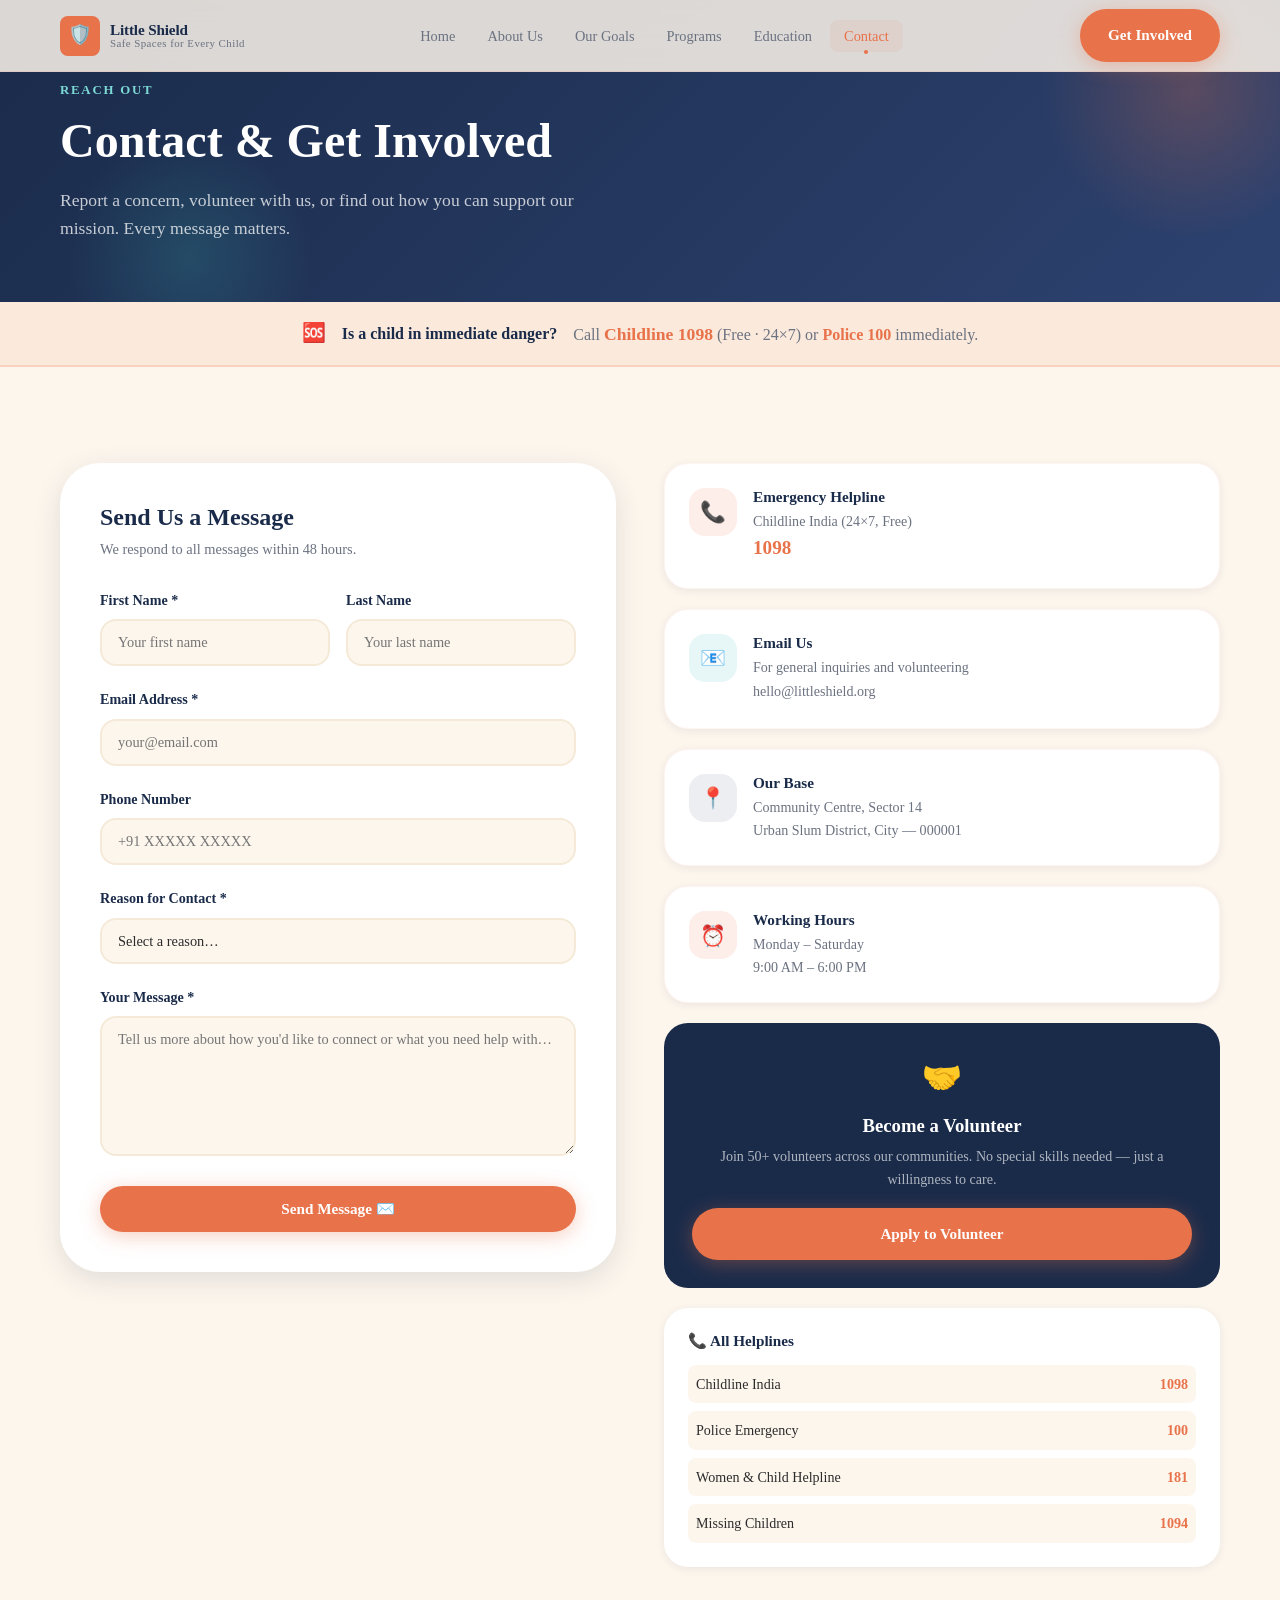
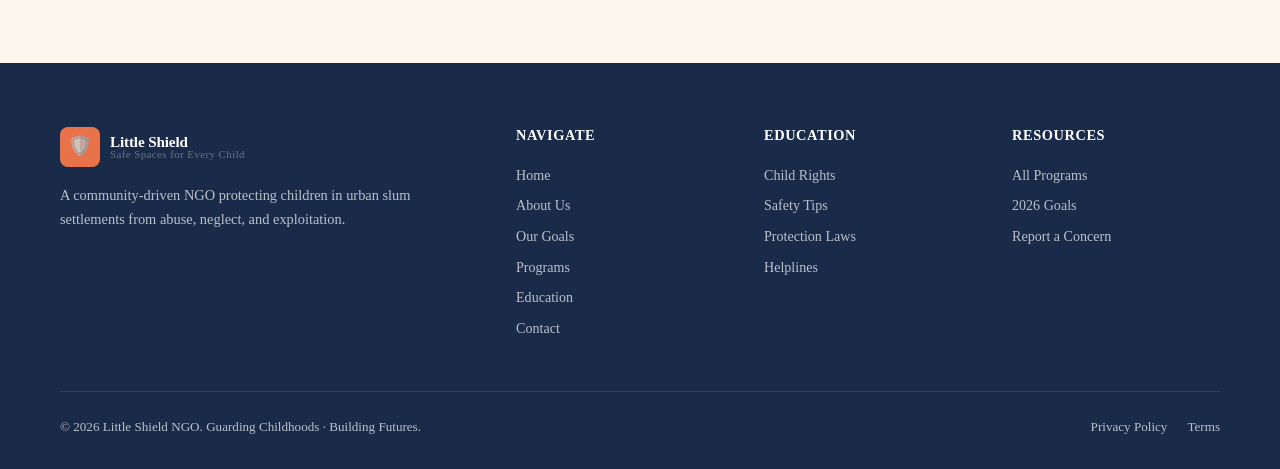
<file: contact.html>
<!DOCTYPE html>
<html lang="en">
<head>
  <meta charset="UTF-8" />
  <meta name="viewport" content="width=device-width, initial-scale=1.0" />
  <title>Contact Us — Little Shield</title>
  <meta name="description" content="Contact Little Shield — report a concern, volunteer, or partner with us. We are here to protect children and build safer communities." />
  <link rel="stylesheet" href="style.css" />
  <style>
    .contact-grid { display:grid; grid-template-columns:1fr 1fr; gap:48px; align-items:start; }
    .contact-form-wrap { background:var(--white); border-radius:var(--radius-xl); padding:40px; box-shadow:var(--shadow-md); }
    .form-group { margin-bottom:22px; }
    .form-group label { display:block; font-size:.88rem; font-weight:600; color:var(--navy); margin-bottom:8px; }
    .form-group input,
    .form-group textarea,
    .form-group select {
      width:100%;
      padding:13px 16px;
      border:2px solid var(--cream-dark);
      border-radius:var(--radius-md);
      font-family:var(--font-body);
      font-size:.9rem;
      color:var(--text-main);
      background:var(--cream);
      transition:border-color var(--transition);
      outline:none;
      appearance:none;
    }
    .form-group input:focus,
    .form-group textarea:focus,
    .form-group select:focus { border-color:var(--orange); background:var(--white); }
    .form-group textarea { height:140px; resize:vertical; }
    .form-row { display:grid; grid-template-columns:1fr 1fr; gap:16px; }
    .contact-info { display:flex; flex-direction:column; gap:20px; }
    .contact-info-card { background:var(--white); border-radius:var(--radius-lg); padding:24px; box-shadow:var(--shadow-sm); display:flex; gap:16px; align-items:flex-start; border:1px solid rgba(232,114,74,.08); transition:var(--transition); }
    .contact-info-card:hover { box-shadow:var(--shadow-md); transform:translateX(4px); }
    .ci-icon { width:48px; height:48px; border-radius:var(--radius-md); display:flex; align-items:center; justify-content:center; font-size:1.3rem; flex-shrink:0; }
    .ci-body h4 { font-size:.95rem; margin-bottom:4px; }
    .ci-body p,.ci-body a { font-size:.88rem; color:var(--text-muted); }
    .ci-body a:hover { color:var(--orange); }
    .form-success { display:none; text-align:center; padding:32px; }
    .form-success.show { display:block; }
    .form-success .s-icon { font-size:3.5rem; margin-bottom:16px; }
    @media(max-width:768px){ .contact-grid{grid-template-columns:1fr;} .form-row{grid-template-columns:1fr;} }
  </style>
</head>
<body>
  <nav class="navbar" role="navigation" aria-label="Main navigation">
    <div class="container nav-inner">
      <a href="index.html" class="nav-logo" aria-label="Little Shield Home"><div class="nav-logo-icon">🛡️</div><div class="nav-logo-text"><span class="brand">Little Shield</span><span class="tagline">Safe Spaces for Every Child</span></div></a>
      <ul class="nav-links" role="list"><li><a href="index.html">Home</a></li><li><a href="about.html">About Us</a></li><li><a href="goals.html">Our Goals</a></li><li><a href="programs.html">Programs</a></li><li><a href="education.html">Education</a></li><li><a href="contact.html">Contact</a></li></ul>
      <a href="contact.html" class="btn btn-primary nav-cta">Get Involved</a>
      <button class="hamburger" id="hamburger" aria-label="Open menu" aria-expanded="false"><span></span><span></span><span></span></button>
    </div>
  </nav>
  <div class="mobile-menu" id="mobileMenu"><a href="index.html">Home</a><a href="about.html">About Us</a><a href="goals.html">Our Goals</a><a href="programs.html">Programs</a><a href="education.html">Education</a><a href="contact.html">Contact</a><a href="contact.html" class="btn btn-primary" style="margin-top:12px">Get Involved</a></div>

  <main>
    <div class="page-hero page-top">
      <div class="container">
        <div class="page-hero-label">Reach Out</div>
        <h1>Contact &amp; Get Involved</h1>
        <p>Report a concern, volunteer with us, or find out how you can support our mission. Every message matters.</p>
      </div>
    </div>

    <!-- Emergency Banner -->
    <div style="background:rgba(232,114,74,.1);border-bottom:2px solid rgba(232,114,74,.2);padding:16px 0;">
      <div class="container" style="display:flex;align-items:center;justify-content:center;gap:16px;flex-wrap:wrap;text-align:center;">
        <span style="font-size:1.2rem;">🆘</span>
        <strong style="color:var(--navy);">Is a child in immediate danger?</strong>
        <span style="color:var(--text-muted);">Call <strong style="color:var(--orange);font-size:1.1rem;">Childline 1098</strong> (Free · 24×7) or <strong style="color:var(--orange);">Police 100</strong> immediately.</span>
      </div>
    </div>

    <section style="background:var(--cream);" aria-labelledby="contactHeading">
      <div class="container">
        <div class="contact-grid">

          <!-- Form -->
          <div class="contact-form-wrap reveal">
            <h2 id="contactHeading" style="font-size:1.5rem;margin-bottom:6px;">Send Us a Message</h2>
            <p style="color:var(--text-muted);font-size:.9rem;margin-bottom:28px;">We respond to all messages within 48 hours.</p>

            <form id="contactForm" novalidate>
              <div class="form-row">
                <div class="form-group">
                  <label for="firstName">First Name *</label>
                  <input type="text" id="firstName" name="firstName" required placeholder="Your first name" autocomplete="given-name" />
                </div>
                <div class="form-group">
                  <label for="lastName">Last Name</label>
                  <input type="text" id="lastName" name="lastName" placeholder="Your last name" autocomplete="family-name" />
                </div>
              </div>

              <div class="form-group">
                <label for="email">Email Address *</label>
                <input type="email" id="email" name="email" required placeholder="your@email.com" autocomplete="email" />
              </div>

              <div class="form-group">
                <label for="phone">Phone Number</label>
                <input type="tel" id="phone" name="phone" placeholder="+91 XXXXX XXXXX" autocomplete="tel" />
              </div>

              <div class="form-group">
                <label for="reason">Reason for Contact *</label>
                <select id="reason" name="reason" required>
                  <option value="" disabled selected>Select a reason…</option>
                  <option value="volunteer">I want to volunteer</option>
                  <option value="concern">Report a concern about a child</option>
                  <option value="partner">Partnership / Collaboration</option>
                  <option value="education">Education program inquiry</option>
                  <option value="media">Media / Press inquiry</option>
                  <option value="other">Other</option>
                </select>
              </div>

              <div class="form-group">
                <label for="message">Your Message *</label>
                <textarea id="message" name="message" required placeholder="Tell us more about how you'd like to connect or what you need help with…"></textarea>
              </div>

              <button type="submit" class="btn btn-primary" style="width:100%;justify-content:center;" id="submitBtn">
                Send Message ✉️
              </button>
            </form>

            <div class="form-success" id="formSuccess" role="alert" aria-live="polite">
              <div class="s-icon">✅</div>
              <h3 style="margin-bottom:8px;">Message Received!</h3>
              <p style="color:var(--text-muted);">Thank you for reaching out. We'll get back to you within 48 hours. Together, we can protect every child.</p>
              <button class="btn btn-outline" style="margin-top:20px;" onclick="resetForm()">Send Another Message</button>
            </div>
          </div>

          <!-- Contact Info -->
          <div class="contact-info reveal reveal-delay-2">

            <div class="contact-info-card">
              <div class="ci-icon" style="background:rgba(232,114,74,.12);">📞</div>
              <div class="ci-body">
                <h4>Emergency Helpline</h4>
                <p>Childline India (24×7, Free)</p>
                <a href="tel:1098" style="font-size:1.2rem;font-weight:800;color:var(--orange);">1098</a>
              </div>
            </div>

            <div class="contact-info-card">
              <div class="ci-icon" style="background:rgba(58,191,184,.12);">📧</div>
              <div class="ci-body">
                <h4>Email Us</h4>
                <p>For general inquiries and volunteering</p>
                <a href="mailto:hello@littleshield.org">hello@littleshield.org</a>
              </div>
            </div>

            <div class="contact-info-card">
              <div class="ci-icon" style="background:rgba(26,43,74,.08);">📍</div>
              <div class="ci-body">
                <h4>Our Base</h4>
                <p>Community Centre, Sector 14<br/>Urban Slum District, City — 000001</p>
              </div>
            </div>

            <div class="contact-info-card">
              <div class="ci-icon" style="background:rgba(232,114,74,.12);">⏰</div>
              <div class="ci-body">
                <h4>Working Hours</h4>
                <p>Monday – Saturday<br/>9:00 AM – 6:00 PM</p>
              </div>
            </div>

            <!-- Volunteer CTA -->
            <div style="background:var(--navy);border-radius:var(--radius-lg);padding:28px;text-align:center;">
              <div style="font-size:2rem;margin-bottom:12px;">🤝</div>
              <h3 style="color:var(--white);margin-bottom:8px;">Become a Volunteer</h3>
              <p style="color:rgba(255,255,255,.65);font-size:.88rem;margin-bottom:18px;">Join 50+ volunteers across our communities. No special skills needed — just a willingness to care.</p>
              <a href="#reason" onclick="document.getElementById('reason').value='volunteer';document.getElementById('reason').focus();" class="btn btn-primary" style="width:100%;justify-content:center;">Apply to Volunteer</a>
            </div>

            <!-- Helplines quick reference -->
            <div style="background:var(--white);border-radius:var(--radius-lg);padding:24px;box-shadow:var(--shadow-sm);">
              <h4 style="margin-bottom:14px;font-size:.95rem;">📞 All Helplines</h4>
              <div style="display:flex;flex-direction:column;gap:8px;">
                <div style="display:flex;justify-content:space-between;font-size:.88rem;padding:8px;background:var(--cream);border-radius:var(--radius-sm);"><span>Childline India</span><strong style="color:var(--orange);">1098</strong></div>
                <div style="display:flex;justify-content:space-between;font-size:.88rem;padding:8px;background:var(--cream);border-radius:var(--radius-sm);"><span>Police Emergency</span><strong style="color:var(--orange);">100</strong></div>
                <div style="display:flex;justify-content:space-between;font-size:.88rem;padding:8px;background:var(--cream);border-radius:var(--radius-sm);"><span>Women &amp; Child Helpline</span><strong style="color:var(--orange);">181</strong></div>
                <div style="display:flex;justify-content:space-between;font-size:.88rem;padding:8px;background:var(--cream);border-radius:var(--radius-sm);"><span>Missing Children</span><strong style="color:var(--orange);">1094</strong></div>
              </div>
            </div>

          </div>
        </div>
      </div>
    </section>
  </main>

  <footer class="footer" role="contentinfo">
    <div class="container">
      <div class="footer-grid">
        <div class="footer-brand"><div class="nav-logo"><div class="nav-logo-icon">🛡️</div><div class="nav-logo-text"><span class="brand" style="color:var(--white)">Little Shield</span><span class="tagline">Safe Spaces for Every Child</span></div></div><p>A community-driven NGO protecting children in urban slum settlements from abuse, neglect, and exploitation.</p></div>
        <nav class="footer-col" aria-label="Site links"><h4>Navigate</h4><a href="index.html">Home</a><a href="about.html">About Us</a><a href="goals.html">Our Goals</a><a href="programs.html">Programs</a><a href="education.html">Education</a><a href="contact.html">Contact</a></nav>
        <nav class="footer-col" aria-label="Education links"><h4>Education</h4><a href="education.html">Child Rights</a><a href="education.html">Safety Tips</a><a href="education.html">Protection Laws</a><a href="education.html">Helplines</a></nav>
        <nav class="footer-col" aria-label="Resources links"><h4>Resources</h4><a href="programs.html">All Programs</a><a href="goals.html">2026 Goals</a><a href="contact.html">Report a Concern</a></nav>
      </div>
      <div class="footer-bottom"><span>© 2026 Little Shield NGO. Guarding Childhoods · Building Futures.</span><div class="footer-bottom-links"><a href="#">Privacy Policy</a><a href="#">Terms</a></div></div>
    </div>
  </footer>

  <script src="main.js"></script>
  <script>
    const form = document.getElementById('contactForm');
    const success = document.getElementById('formSuccess');
    const submitBtn = document.getElementById('submitBtn');

    form.addEventListener('submit', e => {
      e.preventDefault();
      if (!form.checkValidity()) {
        form.reportValidity();
        return;
      }
      submitBtn.disabled = true;
      submitBtn.textContent = 'Sending…';
      setTimeout(() => {
        form.style.display = 'none';
        success.classList.add('show');
      }, 1200);
    });

    function resetForm() {
      form.reset();
      form.style.display = 'block';
      success.classList.remove('show');
      submitBtn.disabled = false;
      submitBtn.innerHTML = 'Send Message ✉️';
    }
  </script>
</body>
</html>
</file>
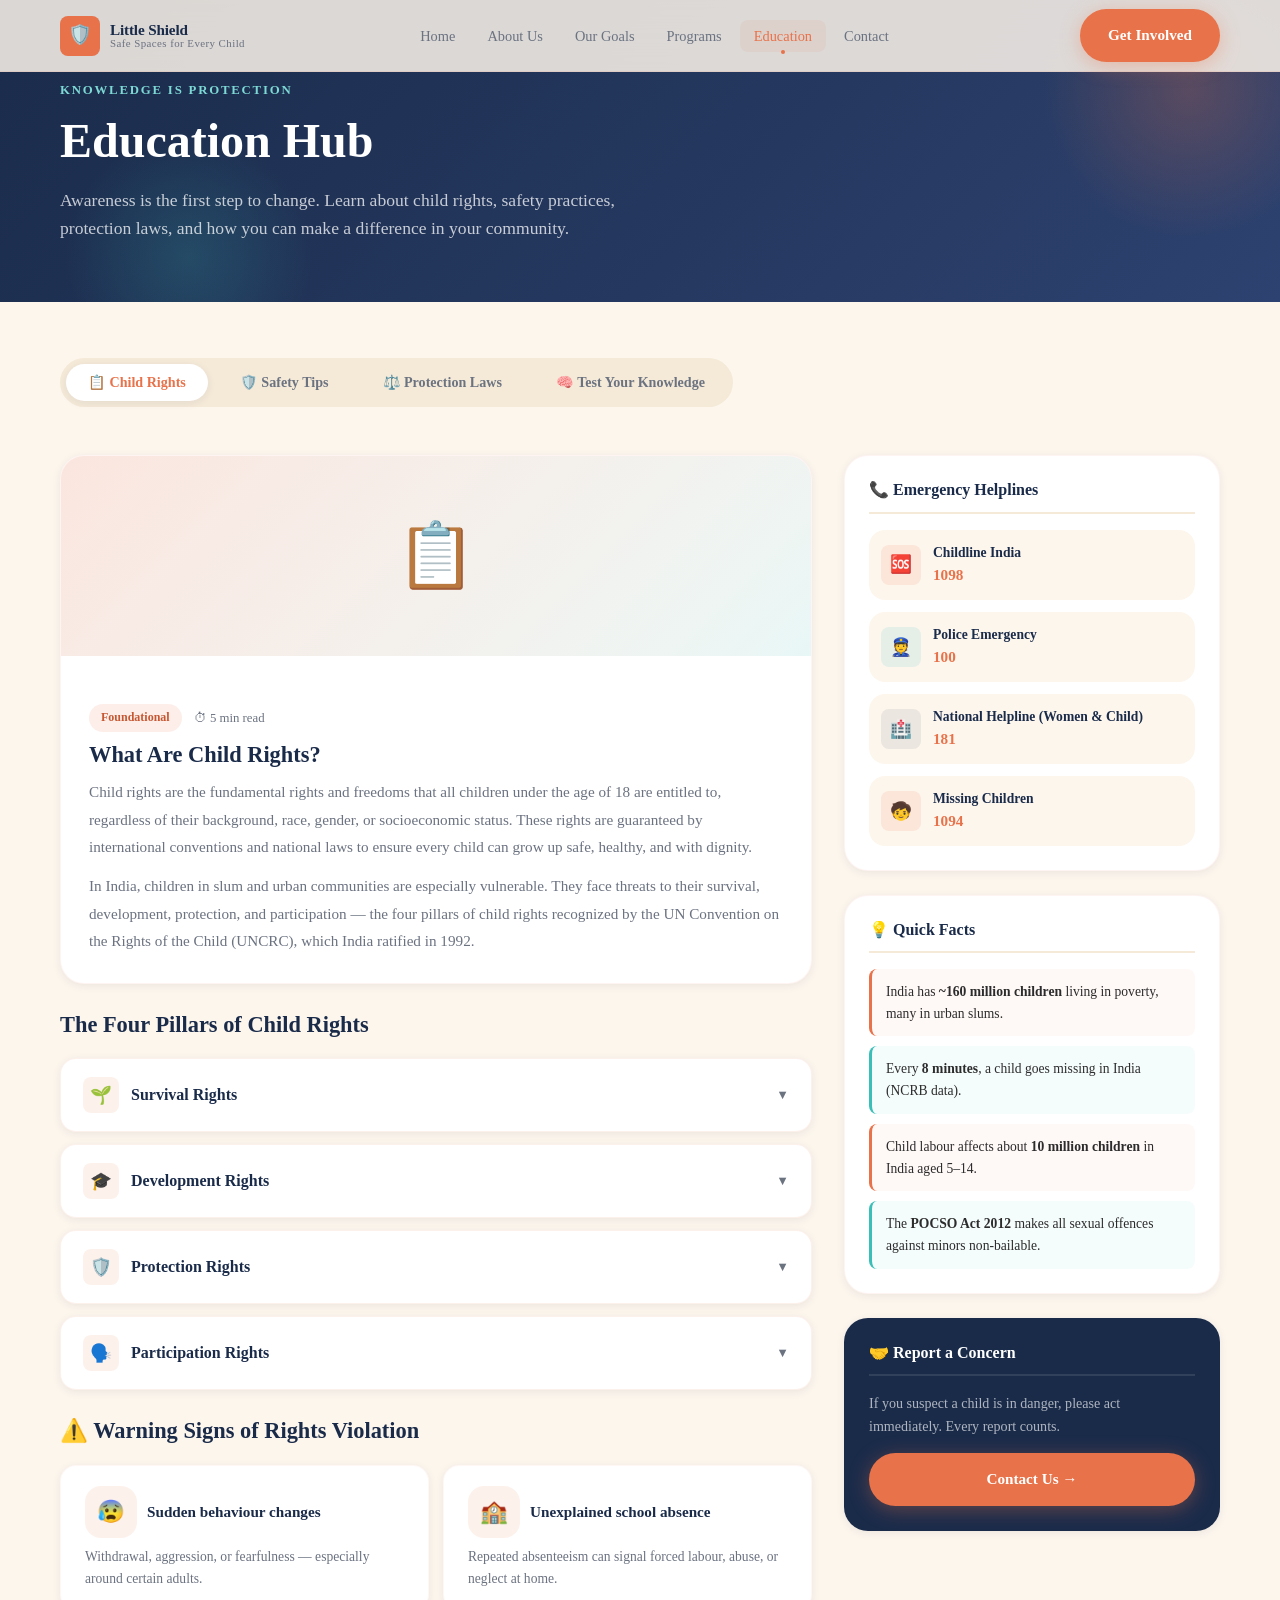
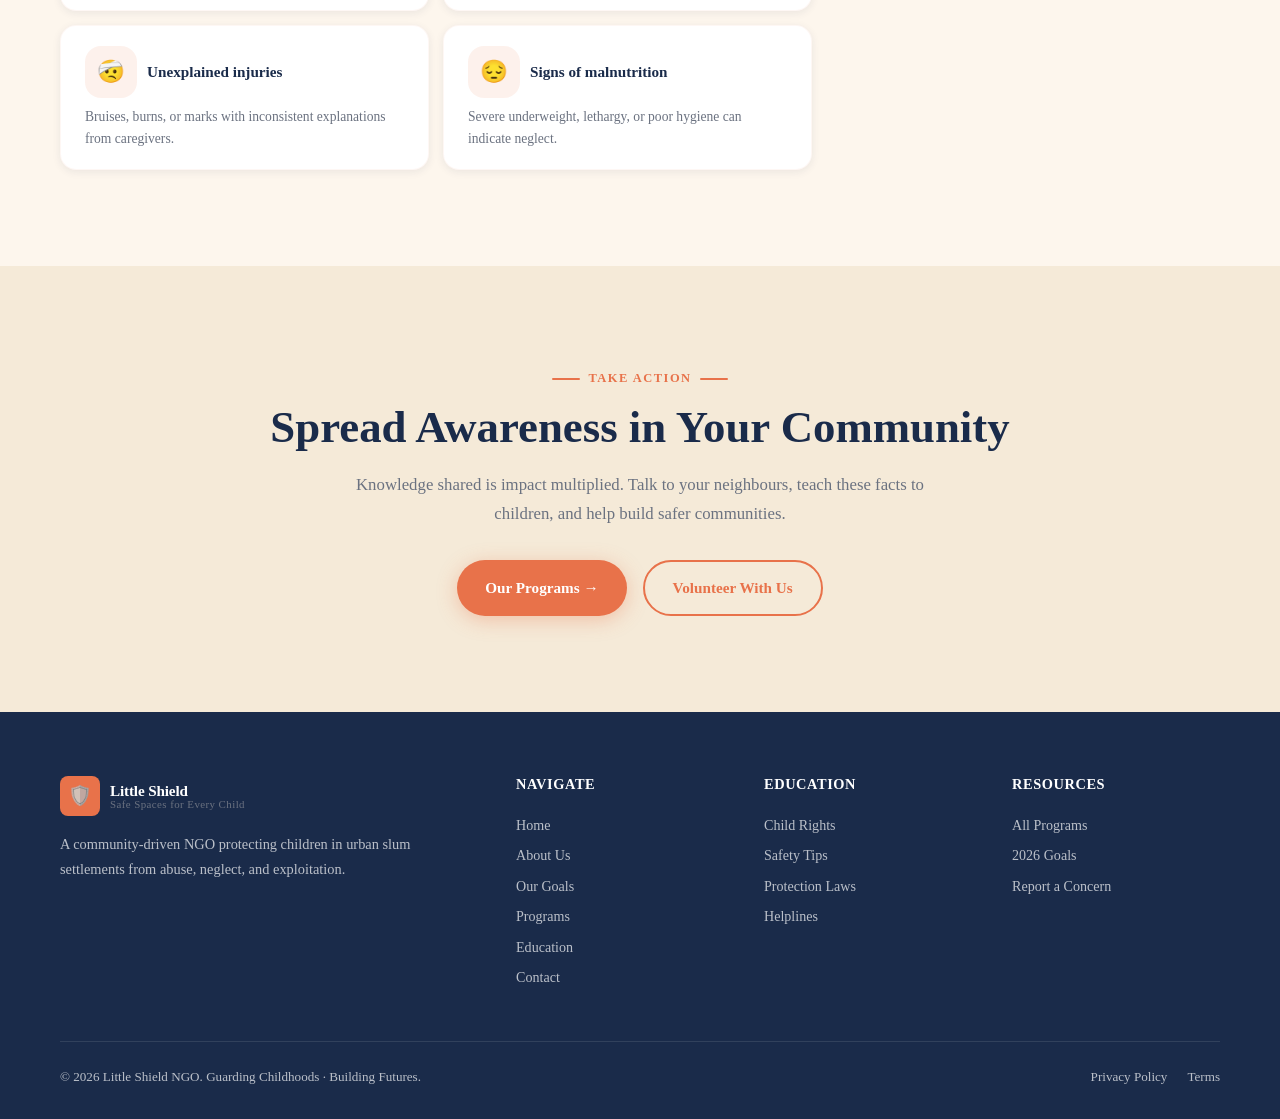
<file: education.html>
<!DOCTYPE html>
<html lang="en">
<head>
  <meta charset="UTF-8" />
  <meta name="viewport" content="width=device-width, initial-scale=1.0" />
  <title>Education Hub — Little Shield</title>
  <meta name="description" content="Learn about child rights, safety laws, protection measures, and how communities can safeguard children. Little Shield's Education Hub — awareness is the first step to change." />
  <link rel="stylesheet" href="style.css" />
  <style>
    /* ── EDUCATION PAGE — specific styles ─────────────────── */

    /* Topic Tabs */
    .edu-tabs {
      display: flex;
      gap: 10px;
      flex-wrap: wrap;
      margin-bottom: 48px;
      padding: 6px;
      background: var(--cream-dark);
      border-radius: var(--radius-xl);
      width: fit-content;
    }

    .edu-tab {
      padding: 10px 22px;
      border-radius: var(--radius-xl);
      font-size: .88rem;
      font-weight: 600;
      cursor: pointer;
      border: none;
      background: transparent;
      color: var(--text-muted);
      transition: var(--transition);
      font-family: var(--font-body);
    }

    .edu-tab.active,
    .edu-tab:hover {
      background: var(--white);
      color: var(--orange);
      box-shadow: var(--shadow-sm);
    }

    .edu-tab.active {
      color: var(--orange);
      background: var(--white);
    }

    /* Article Cards */
    .edu-grid {
      display: grid;
      grid-template-columns: 2fr 1fr;
      gap: 32px;
      align-items: start;
    }

    .edu-main { display: flex; flex-direction: column; gap: 28px; }

    /* Big featured article */
    .article-featured {
      background: var(--white);
      border-radius: var(--radius-lg);
      overflow: hidden;
      box-shadow: var(--shadow-sm);
      border: 1px solid rgba(232,114,74,.08);
      transition: var(--transition);
    }

    .article-featured:hover { box-shadow: var(--shadow-md); transform: translateY(-2px); }

    .article-featured-banner {
      height: 200px;
      display: flex;
      align-items: center;
      justify-content: center;
      font-size: 4rem;
      position: relative;
    }

    .article-featured-body { padding: 28px; }
    .article-featured-body h2 { font-size: 1.4rem; margin-bottom: 10px; }
    .article-featured-body p  { color: var(--text-muted); font-size: .95rem; line-height: 1.8; }

    .article-meta {
      display: flex;
      align-items: center;
      gap: 12px;
      margin-top: 20px;
      flex-wrap: wrap;
    }

    .article-meta .read-time { font-size: .8rem; color: var(--text-muted); }

    .read-link {
      display: inline-flex;
      align-items: center;
      gap: 6px;
      color: var(--orange);
      font-weight: 600;
      font-size: .9rem;
      transition: var(--transition);
    }
    .read-link:hover { gap: 10px; }

    /* Small article rows */
    .article-row {
      background: var(--white);
      border-radius: var(--radius-md);
      padding: 20px 24px;
      display: flex;
      gap: 18px;
      align-items: flex-start;
      box-shadow: var(--shadow-sm);
      border: 1px solid rgba(232,114,74,.06);
      transition: var(--transition);
    }

    .article-row:hover { box-shadow: var(--shadow-md); transform: translateX(4px); }

    .article-row-icon {
      width: 52px; height: 52px;
      border-radius: var(--radius-md);
      display: flex; align-items: center; justify-content: center;
      font-size: 1.4rem;
      flex-shrink: 0;
    }

    .article-row-body h3 { font-size: 1rem; margin-bottom: 6px; }
    .article-row-body p  { font-size: .85rem; color: var(--text-muted); line-height: 1.65; }

    /* Sidebar */
    .edu-sidebar { display: flex; flex-direction: column; gap: 24px; }

    .sidebar-card {
      background: var(--white);
      border-radius: var(--radius-lg);
      padding: 24px;
      box-shadow: var(--shadow-sm);
      border: 1px solid rgba(232,114,74,.08);
    }

    .sidebar-card h3 {
      font-size: 1rem;
      margin-bottom: 16px;
      padding-bottom: 12px;
      border-bottom: 2px solid var(--cream-dark);
    }

    /* Helplines */
    .helpline-list { display: flex; flex-direction: column; gap: 12px; }

    .helpline-item {
      display: flex;
      align-items: center;
      gap: 12px;
      padding: 12px;
      background: var(--cream);
      border-radius: var(--radius-md);
      transition: var(--transition);
    }

    .helpline-item:hover { background: var(--cream-dark); }

    .helpline-icon {
      width: 40px; height: 40px;
      border-radius: var(--radius-sm);
      display: flex; align-items: center; justify-content: center;
      font-size: 1.1rem;
      flex-shrink: 0;
    }

    .helpline-body .name { font-size: .85rem; font-weight: 700; color: var(--navy); }
    .helpline-body .num  { font-size: .95rem; font-weight: 800; color: var(--orange); }

    /* Quick Facts */
    .fact-list { display: flex; flex-direction: column; gap: 10px; }

    .fact-item {
      padding: 12px 14px;
      border-radius: var(--radius-sm);
      font-size: .85rem;
      line-height: 1.6;
      border-left: 3px solid var(--orange);
      background: rgba(232,114,74,.05);
      color: var(--text-main);
    }

    .fact-item.teal-accent { border-left-color: var(--teal); background: rgba(58,191,184,.05); }

    /* ── Topic Panels ─────────────────────────────────────── */
    .topic-panel { display: none; }
    .topic-panel.active { display: block; }

    /* ── Rights Accordion ─────────────────────────────────── */
    .accordion { display: flex; flex-direction: column; gap: 12px; }

    .acc-item {
      background: var(--white);
      border-radius: var(--radius-md);
      border: 1px solid rgba(232,114,74,.1);
      overflow: hidden;
      box-shadow: var(--shadow-sm);
    }

    .acc-header {
      width: 100%;
      display: flex;
      align-items: center;
      justify-content: space-between;
      padding: 18px 22px;
      background: none;
      border: none;
      cursor: pointer;
      font-family: var(--font-body);
      font-size: 1rem;
      font-weight: 600;
      color: var(--navy);
      text-align: left;
      transition: background var(--transition);
      gap: 12px;
    }

    .acc-header:hover { background: var(--cream); }

    .acc-header .acc-icon {
      width: 36px; height: 36px;
      border-radius: var(--radius-sm);
      display: flex; align-items: center; justify-content: center;
      font-size: 1.1rem;
      flex-shrink: 0;
      background: rgba(232,114,74,.1);
    }

    .acc-header .acc-chevron {
      margin-left: auto;
      font-size: .8rem;
      color: var(--text-muted);
      transition: transform var(--transition);
    }

    .acc-item.open .acc-chevron { transform: rotate(180deg); }
    .acc-item.open .acc-header  { background: var(--cream); }

    .acc-body {
      max-height: 0;
      overflow: hidden;
      transition: max-height .4s cubic-bezier(.4,0,.2,1), padding .3s;
    }

    .acc-item.open .acc-body { max-height: 600px; }

    .acc-body-inner {
      padding: 0 22px 22px;
      color: var(--text-muted);
      font-size: .95rem;
      line-height: 1.8;
    }

    .acc-body-inner ul { margin-top: 10px; padding-left: 20px; list-style: disc; }
    .acc-body-inner ul li { margin-bottom: 6px; }
    .acc-body-inner .law-badge {
      display: inline-block;
      background: var(--navy);
      color: var(--white);
      font-size: .75rem;
      font-weight: 700;
      padding: 3px 10px;
      border-radius: 99px;
      margin-bottom: 10px;
    }

    /* ── Safety Tips Grid ─────────────────────────────────── */
    .safety-grid {
      display: grid;
      grid-template-columns: repeat(auto-fit, minmax(260px, 1fr));
      gap: 20px;
      margin-top: 12px;
    }

    .safety-card {
      background: var(--white);
      border-radius: var(--radius-lg);
      padding: 24px;
      box-shadow: var(--shadow-sm);
      border: 1px solid rgba(58,191,184,.1);
      border-top: 4px solid var(--teal);
      transition: var(--transition);
    }

    .safety-card:hover { transform: translateY(-4px); box-shadow: var(--shadow-md); }

    .safety-card .s-icon {
      font-size: 2rem;
      margin-bottom: 14px;
    }
    .safety-card h3 { font-size: 1rem; margin-bottom: 8px; }
    .safety-card p  { font-size: .875rem; color: var(--text-muted); line-height: 1.7; }

    .safety-card.for-child { border-top-color: var(--orange); }

    .safety-audience {
      font-size: .72rem;
      font-weight: 700;
      letter-spacing: .1em;
      text-transform: uppercase;
      color: var(--teal-dark);
      margin-bottom: 6px;
    }
    .safety-card.for-child .safety-audience { color: var(--orange-dark); }

    /* ── Laws Grid ────────────────────────────────────────── */
    .law-cards {
      display: grid;
      grid-template-columns: repeat(auto-fit, minmax(280px, 1fr));
      gap: 24px;
      margin-top: 12px;
    }

    .law-card {
      background: var(--white);
      border-radius: var(--radius-lg);
      padding: 28px;
      box-shadow: var(--shadow-sm);
      border: 1px solid rgba(26,43,74,.08);
      transition: var(--transition);
    }

    .law-card:hover { transform: translateY(-4px); box-shadow: var(--shadow-md); }

    .law-card .l-year {
      font-size: .75rem;
      font-weight: 700;
      color: var(--orange);
      letter-spacing: .1em;
      margin-bottom: 8px;
    }

    .law-card h3 { font-size: 1.05rem; margin-bottom: 10px; }
    .law-card p  { font-size: .875rem; color: var(--text-muted); line-height: 1.7; }

    .law-card ul {
      margin-top: 12px;
      padding-left: 18px;
      list-style: disc;
    }
    .law-card ul li {
      font-size: .82rem;
      color: var(--text-muted);
      margin-bottom: 5px;
    }

    /* ── Quiz / Interactive ───────────────────────────────── */
    .quiz-box {
      background: linear-gradient(135deg in oklab, var(--navy) 0%, var(--navy-light) 100%);
      border-radius: var(--radius-xl);
      padding: 48px;
      color: var(--white);
      text-align: center;
    }

    .quiz-box h2 { color: var(--white); margin-bottom: 10px; }
    .quiz-box p  { color: rgba(255,255,255,.7); margin-bottom: 32px; }

    .quiz-question {
      background: rgba(255,255,255,.08);
      border-radius: var(--radius-lg);
      padding: 28px;
      margin-bottom: 20px;
      text-align: left;
    }

    .quiz-question h3 { color: var(--white); font-size: 1.05rem; margin-bottom: 16px; }

    .quiz-options {
      display: flex;
      flex-direction: column;
      gap: 10px;
    }

    .quiz-option {
      display: flex;
      align-items: center;
      gap: 12px;
      background: rgba(255,255,255,.06);
      border: 2px solid rgba(255,255,255,.1);
      border-radius: var(--radius-md);
      padding: 14px 18px;
      cursor: pointer;
      transition: var(--transition);
      text-align: left;
      font-family: var(--font-body);
      font-size: .9rem;
      color: rgba(255,255,255,.85);
      width: 100%;
    }

    .quiz-option:hover { background: rgba(255,255,255,.12); border-color: var(--teal); }
    .quiz-option.correct { background: rgba(58,191,184,.2); border-color: var(--teal); color: var(--white); }
    .quiz-option.wrong   { background: rgba(232,114,74,.2);  border-color: var(--orange); }
    .quiz-option:disabled { cursor: default; }

    .quiz-option-letter {
      width: 28px; height: 28px;
      border-radius: 50%;
      background: rgba(255,255,255,.15);
      display: flex; align-items: center; justify-content: center;
      font-size: .8rem;
      font-weight: 700;
      flex-shrink: 0;
    }

    .quiz-feedback {
      margin-top: 16px;
      padding: 14px 18px;
      border-radius: var(--radius-md);
      font-size: .9rem;
      display: none;
    }

    .quiz-feedback.show { display: block; }
    .quiz-feedback.correct { background: rgba(58,191,184,.18); color: #a8f0ec; border: 1px solid rgba(58,191,184,.3); }
    .quiz-feedback.wrong   { background: rgba(232,114,74,.18);  color: #f4c6a8; border: 1px solid rgba(232,114,74,.3); }

    .quiz-nav {
      display: flex;
      justify-content: center;
      gap: 12px;
      margin-top: 20px;
    }

    .quiz-score {
      font-size: 3rem;
      font-weight: 900;
      color: var(--teal-light);
      margin-bottom: 8px;
    }

    /* ── Progress Bar ─────────────────────────────────────── */
    .progress-bar-wrap {
      background: rgba(255,255,255,.1);
      border-radius: 99px;
      height: 6px;
      margin-bottom: 24px;
    }
    .progress-bar-fill {
      height: 100%;
      background: linear-gradient(to right in oklab, var(--teal), var(--orange));
      border-radius: 99px;
      transition: width .4s cubic-bezier(.4,0,.2,1);
    }

    /* Responsive */
    @media (max-width: 900px) {
      .edu-grid { grid-template-columns: 1fr; }
      .edu-sidebar { flex-direction: row; flex-wrap: wrap; }
      .sidebar-card { flex: 1 1 280px; }
    }

    @media (max-width: 600px) {
      .edu-tabs { width: 100%; }
      .quiz-box { padding: 28px 20px; }
    }
  </style>
</head>
<body>

  <!-- ── Navbar ──────────────────────────────────────────── -->
  <nav class="navbar" role="navigation" aria-label="Main navigation">
    <div class="container nav-inner">
      <a href="index.html" class="nav-logo" aria-label="Little Shield Home">
        <div class="nav-logo-icon">🛡️</div>
        <div class="nav-logo-text">
          <span class="brand">Little Shield</span>
          <span class="tagline">Safe Spaces for Every Child</span>
        </div>
      </a>

      <ul class="nav-links" role="list">
        <li><a href="index.html">Home</a></li>
        <li><a href="about.html">About Us</a></li>
        <li><a href="goals.html">Our Goals</a></li>
        <li><a href="programs.html">Programs</a></li>
        <li><a href="education.html">Education</a></li>
        <li><a href="contact.html">Contact</a></li>
      </ul>

      <a href="contact.html" class="btn btn-primary nav-cta">Get Involved</a>

      <button class="hamburger" id="hamburger" aria-label="Open menu" aria-expanded="false">
        <span></span><span></span><span></span>
      </button>
    </div>
  </nav>

  <div class="mobile-menu" id="mobileMenu" role="dialog" aria-label="Mobile navigation">
    <a href="index.html">Home</a>
    <a href="about.html">About Us</a>
    <a href="goals.html">Our Goals</a>
    <a href="programs.html">Programs</a>
    <a href="education.html">Education</a>
    <a href="contact.html">Contact</a>
    <a href="contact.html" class="btn btn-primary" style="margin-top:12px">Get Involved</a>
  </div>

  <main>
    <!-- ── Page Hero ───────────────────────────────────────── -->
    <div class="page-hero page-top">
      <div class="container">
        <div class="page-hero-label">Knowledge is Protection</div>
        <h1>Education Hub</h1>
        <p>
          Awareness is the first step to change. Learn about child rights, safety practices,
          protection laws, and how you can make a difference in your community.
        </p>
      </div>
    </div>

    <!-- ── Main Education Section ─────────────────────────── -->
    <section style="background:var(--cream);padding-top:56px;" id="rights" aria-labelledby="eduHeading">
      <div class="container">

        <!-- Tabs -->
        <div role="tablist" aria-label="Education topics" class="edu-tabs reveal">
          <button class="edu-tab active" role="tab" aria-selected="true"  aria-controls="panel-rights"  id="tab-rights"  onclick="switchTab('rights')">📋 Child Rights</button>
          <button class="edu-tab"        role="tab" aria-selected="false" aria-controls="panel-safety"  id="tab-safety"  onclick="switchTab('safety')" >🛡️ Safety Tips</button>
          <button class="edu-tab"        role="tab" aria-selected="false" aria-controls="panel-laws"    id="tab-laws"    onclick="switchTab('laws')"   >⚖️ Protection Laws</button>
          <button class="edu-tab"        role="tab" aria-selected="false" aria-controls="panel-quiz"    id="tab-quiz"    onclick="switchTab('quiz')"   >🧠 Test Your Knowledge</button>
        </div>

        <!-- ╔══════════════════════════════════════╗ -->
        <!-- ║  PANEL 1: CHILD RIGHTS               ║ -->
        <!-- ╚══════════════════════════════════════╝ -->
        <div class="topic-panel active" id="panel-rights" role="tabpanel" aria-labelledby="tab-rights">
          <div class="edu-grid">
            <!-- Main content -->
            <div class="edu-main">

              <div class="article-featured reveal">
                <div class="article-featured-banner" style="background:linear-gradient(135deg in oklab,rgba(232,114,74,.18),rgba(58,191,184,.12));">📋</div>
                <div class="article-featured-body">
                  <div class="article-meta" style="margin-bottom:10px;">
                    <span class="tag tag-orange">Foundational</span>
                    <span class="read-time">⏱ 5 min read</span>
                  </div>
                  <h2>What Are Child Rights?</h2>
                  <p>
                    Child rights are the fundamental rights and freedoms that all children under the age of 18 are entitled to,
                    regardless of their background, race, gender, or socioeconomic status. These rights are guaranteed by
                    international conventions and national laws to ensure every child can grow up safe, healthy, and with dignity.
                  </p>
                  <p style="margin-top:12px;">
                    In India, children in slum and urban communities are especially vulnerable. They face threats to their
                    survival, development, protection, and participation — the four pillars of child rights recognized by
                    the UN Convention on the Rights of the Child (UNCRC), which India ratified in 1992.
                  </p>
                </div>
              </div>

              <!-- Accordion: The Four Pillars -->
              <div class="reveal reveal-delay-1">
                <h2 class="section-title" style="font-size:1.4rem;margin-bottom:20px;">The Four Pillars of Child Rights</h2>
                <div class="accordion" id="rightsAccordion">

                  <div class="acc-item" id="acc-survival">
                    <button class="acc-header" onclick="toggleAcc('acc-survival')" aria-expanded="false">
                      <span class="acc-icon">🌱</span>
                      <span>Survival Rights</span>
                      <span class="acc-chevron">▼</span>
                    </button>
                    <div class="acc-body">
                      <div class="acc-body-inner">
                        <p>Every child has the right to live and have their basic needs met — food, clean water, shelter, clothing, and healthcare.</p>
                        <ul>
                          <li>Right to adequate nutrition and clean drinking water</li>
                          <li>Access to basic healthcare and immunization</li>
                          <li>Shelter and protection from extreme weather</li>
                          <li>Protection from disease and preventable death</li>
                        </ul>
                        <p style="margin-top:10px;"><strong>In slum communities:</strong> Many children lack clean water, nutritious food, and access to basic healthcare. Little Shield works to connect families to government schemes and health services.</p>
                      </div>
                    </div>
                  </div>

                  <div class="acc-item" id="acc-development">
                    <button class="acc-header" onclick="toggleAcc('acc-development')" aria-expanded="false">
                      <span class="acc-icon">🎓</span>
                      <span>Development Rights</span>
                      <span class="acc-chevron">▼</span>
                    </button>
                    <div class="acc-body">
                      <div class="acc-body-inner">
                        <p>Children have the right to develop to their fullest potential — mentally, emotionally, physically, and socially.</p>
                        <ul>
                          <li>Right to free and compulsory education (Article 21A)</li>
                          <li>Access to play, leisure, and cultural activities</li>
                          <li>Freedom of thought, conscience, and religion</li>
                          <li>Access to information and life-skills development</li>
                        </ul>
                        <p style="margin-top:10px;"><strong>Did you know?</strong> Under India's Right to Education Act (RTE 2009), every child aged 6–14 is entitled to free education in a neighbourhood school.</p>
                      </div>
                    </div>
                  </div>

                  <div class="acc-item" id="acc-protection">
                    <button class="acc-header" onclick="toggleAcc('acc-protection')" aria-expanded="false">
                      <span class="acc-icon">🛡️</span>
                      <span>Protection Rights</span>
                      <span class="acc-chevron">▼</span>
                    </button>
                    <div class="acc-body">
                      <div class="acc-body-inner">
                        <p>Children must be shielded from all forms of abuse, neglect, exploitation, and discrimination.</p>
                        <ul>
                          <li>Protection from child labour and trafficking</li>
                          <li>Protection from sexual abuse (POCSO Act 2012)</li>
                          <li>Right to a safe home and family environment</li>
                          <li>Protection from violence, torture, and cruel treatment</li>
                          <li>Special protection for children in conflict zones or emergencies</li>
                        </ul>
                        <span class="law-badge">POCSO Act 2012</span>
                        <p>The Protection of Children from Sexual Offences (POCSO) Act protects children under 18 from all forms of sexual abuse and exploitation.</p>
                      </div>
                    </div>
                  </div>

                  <div class="acc-item" id="acc-participation">
                    <button class="acc-header" onclick="toggleAcc('acc-participation')" aria-expanded="false">
                      <span class="acc-icon">🗣️</span>
                      <span>Participation Rights</span>
                      <span class="acc-chevron">▼</span>
                    </button>
                    <div class="acc-body">
                      <div class="acc-body-inner">
                        <p>Children have the right to be heard and to actively participate in matters that affect their lives.</p>
                        <ul>
                          <li>Right to express opinions freely</li>
                          <li>Right to be heard in legal and administrative proceedings</li>
                          <li>Freedom to associate and assemble peacefully</li>
                          <li>Right to access information relevant to their lives</li>
                        </ul>
                        <p style="margin-top:10px;">When children are empowered to speak up, communities become stronger and safer for everyone.</p>
                      </div>
                    </div>
                  </div>

                </div>
              </div>

              <!-- Warning Signs -->
              <div class="reveal reveal-delay-2">
                <h2 class="section-title" style="font-size:1.4rem;margin-bottom:20px;">⚠️ Warning Signs of Rights Violation</h2>
                <div style="display:grid;grid-template-columns:1fr 1fr;gap:14px;">
                  <div class="article-row" style="flex-direction:column;gap:8px;">
                    <div style="display:flex;align-items:center;gap:10px;">
                      <div class="article-row-icon" style="background:rgba(232,114,74,.1);">😰</div>
                      <h3 style="font-size:.95rem;">Sudden behaviour changes</h3>
                    </div>
                    <p style="font-size:.85rem;color:var(--text-muted);">Withdrawal, aggression, or fearfulness — especially around certain adults.</p>
                  </div>
                  <div class="article-row" style="flex-direction:column;gap:8px;">
                    <div style="display:flex;align-items:center;gap:10px;">
                      <div class="article-row-icon" style="background:rgba(232,114,74,.1);">🏫</div>
                      <h3 style="font-size:.95rem;">Unexplained school absence</h3>
                    </div>
                    <p style="font-size:.85rem;color:var(--text-muted);">Repeated absenteeism can signal forced labour, abuse, or neglect at home.</p>
                  </div>
                  <div class="article-row" style="flex-direction:column;gap:8px;">
                    <div style="display:flex;align-items:center;gap:10px;">
                      <div class="article-row-icon" style="background:rgba(232,114,74,.1);">🤕</div>
                      <h3 style="font-size:.95rem;">Unexplained injuries</h3>
                    </div>
                    <p style="font-size:.85rem;color:var(--text-muted);">Bruises, burns, or marks with inconsistent explanations from caregivers.</p>
                  </div>
                  <div class="article-row" style="flex-direction:column;gap:8px;">
                    <div style="display:flex;align-items:center;gap:10px;">
                      <div class="article-row-icon" style="background:rgba(232,114,74,.1);">😔</div>
                      <h3 style="font-size:.95rem;">Signs of malnutrition</h3>
                    </div>
                    <p style="font-size:.85rem;color:var(--text-muted);">Severe underweight, lethargy, or poor hygiene can indicate neglect.</p>
                  </div>
                </div>
              </div>

            </div>

            <!-- Sidebar -->
            <aside class="edu-sidebar reveal reveal-delay-3">
              <div class="sidebar-card" id="helplines">
                <h3>📞 Emergency Helplines</h3>
                <div class="helpline-list">
                  <div class="helpline-item">
                    <div class="helpline-icon" style="background:rgba(232,114,74,.12);">🆘</div>
                    <div class="helpline-body">
                      <div class="name">Childline India</div>
                      <div class="num">1098</div>
                    </div>
                  </div>
                  <div class="helpline-item">
                    <div class="helpline-icon" style="background:rgba(58,191,184,.12);">👮</div>
                    <div class="helpline-body">
                      <div class="name">Police Emergency</div>
                      <div class="num">100</div>
                    </div>
                  </div>
                  <div class="helpline-item">
                    <div class="helpline-icon" style="background:rgba(26,43,74,.08);">🏥</div>
                    <div class="helpline-body">
                      <div class="name">National Helpline (Women &amp; Child)</div>
                      <div class="num">181</div>
                    </div>
                  </div>
                  <div class="helpline-item">
                    <div class="helpline-icon" style="background:rgba(232,114,74,.12);">🧒</div>
                    <div class="helpline-body">
                      <div class="name">Missing Children</div>
                      <div class="num">1094</div>
                    </div>
                  </div>
                </div>
              </div>

              <div class="sidebar-card">
                <h3>💡 Quick Facts</h3>
                <div class="fact-list">
                  <div class="fact-item">India has <strong>~160 million children</strong> living in poverty, many in urban slums.</div>
                  <div class="fact-item teal-accent">Every <strong>8 minutes</strong>, a child goes missing in India (NCRB data).</div>
                  <div class="fact-item">Child labour affects about <strong>10 million children</strong> in India aged 5–14.</div>
                  <div class="fact-item teal-accent">The <strong>POCSO Act 2012</strong> makes all sexual offences against minors non-bailable.</div>
                </div>
              </div>

              <div class="sidebar-card" style="background:var(--navy);border-color:transparent;">
                <h3 style="color:var(--white);border-color:rgba(255,255,255,.1);">🤝 Report a Concern</h3>
                <p style="font-size:.88rem;color:rgba(255,255,255,.65);margin-bottom:16px;">
                  If you suspect a child is in danger, please act immediately. Every report counts.
                </p>
                <a href="contact.html" class="btn btn-primary" style="width:100%;justify-content:center;">Contact Us →</a>
              </div>
            </aside>
          </div>
        </div><!-- /panel-rights -->

        <!-- ╔══════════════════════════════════════╗ -->
        <!-- ║  PANEL 2: SAFETY TIPS                ║ -->
        <!-- ╚══════════════════════════════════════╝ -->
        <div class="topic-panel" id="panel-safety" role="tabpanel" aria-labelledby="tab-safety" id="safety">
          <div class="edu-grid">
            <div>
              <div class="reveal" style="margin-bottom:32px;">
                <h2 class="section-title" style="font-size:1.6rem;margin-bottom:8px;">Safety Tips for Children</h2>
                <p class="section-sub">Simple, powerful rules every child should know to stay safe at home, in school, and in the community.</p>
              </div>

              <div class="safety-grid reveal">
                <div class="safety-card for-child">
                  <div class="safety-audience">For Children</div>
                  <div class="s-icon">🙅</div>
                  <h3>The "No, Go, Tell" Rule</h3>
                  <p>If someone makes you uncomfortable — say NO, GO away from them, and TELL a trusted adult immediately. You will never be in trouble for telling.</p>
                </div>

                <div class="safety-card for-child">
                  <div class="safety-audience">For Children</div>
                  <div class="s-icon">🧠</div>
                  <h3>Your Body Belongs to You</h3>
                  <p>No one has the right to touch the private parts of your body. These are covered by your swimsuit. If anyone tries, it is never your fault.</p>
                </div>

                <div class="safety-card for-child">
                  <div class="safety-audience">For Children</div>
                  <div class="s-icon">🔒</div>
                  <h3>Safe &amp; Unsafe Secrets</h3>
                  <p>A safe secret is a surprise that will soon be shared (like a birthday). An unsafe secret makes you feel scared or bad. Never keep unsafe secrets.</p>
                </div>

                <div class="safety-card for-child">
                  <div class="safety-audience">For Children</div>
                  <div class="s-icon">📍</div>
                  <h3>Know Your Safe Adults</h3>
                  <p>Identify 3 trusted adults (outside your home) you can run to if you feel unsafe — a teacher, neighbour, or community worker.</p>
                </div>

                <div class="safety-card">
                  <div class="safety-audience">For Parents &amp; Community</div>
                  <div class="s-icon">👀</div>
                  <h3>Watch for Grooming Signs</h3>
                  <p>An adult who gives extra gifts, wants to be alone with your child, or asks for secrecy — these are warning signs. Trust your instincts.</p>
                </div>

                <div class="safety-card">
                  <div class="safety-audience">For Parents &amp; Community</div>
                  <div class="s-icon">💬</div>
                  <h3>Keep Communication Open</h3>
                  <p>Create a home where children feel safe to talk about anything without fear of punishment. Regularly ask about their day, friends, and feelings.</p>
                </div>

                <div class="safety-card">
                  <div class="safety-audience">For Parents &amp; Community</div>
                  <div class="s-icon">🏫</div>
                  <h3>Know Your Child's School</h3>
                  <p>Visit the school, know the teachers, and ensure the school has a proper child safety policy and a designated child protection officer.</p>
                </div>

                <div class="safety-card">
                  <div class="safety-audience">For Parents &amp; Community</div>
                  <div class="s-icon">🌐</div>
                  <h3>Online Safety Basics</h3>
                  <p>Teach children to never share personal information online, always tell an adult about uncomfortable online interactions, and keep devices in common areas.</p>
                </div>
              </div>

              <!-- Community Safety Tips -->
              <div class="reveal" style="margin-top:40px;">
                <h2 class="section-title" style="font-size:1.4rem;margin-bottom:20px;">🏘️ Community-Level Safety</h2>
                <div class="accordion">
                  <div class="acc-item" id="acc-community1">
                    <button class="acc-header" onclick="toggleAcc('acc-community1')" aria-expanded="false">
                      <span class="acc-icon" style="background:rgba(58,191,184,.1);">🗺️</span>
                      <span>Map Your Neighbourhood for Safety</span>
                      <span class="acc-chevron">▼</span>
                    </button>
                    <div class="acc-body">
                      <div class="acc-body-inner">
                        <p>Communities can create a "safe spaces map" identifying:</p>
                        <ul>
                          <li>Homes of trusted adults children can go to</li>
                          <li>Unsafe or poorly lit areas to avoid after dark</li>
                          <li>Locations of police posts and health centres</li>
                          <li>Community meeting points for emergencies</li>
                        </ul>
                      </div>
                    </div>
                  </div>
                  <div class="acc-item" id="acc-community2">
                    <button class="acc-header" onclick="toggleAcc('acc-community2')" aria-expanded="false">
                      <span class="acc-icon" style="background:rgba(58,191,184,.1);">👥</span>
                      <span>Form Child Safety Watch Groups</span>
                      <span class="acc-chevron">▼</span>
                    </button>
                    <div class="acc-body">
                      <div class="acc-body-inner">
                        <p>Neighbourhood watch groups focused on child safety can:</p>
                        <ul>
                          <li>Monitor suspicious activity near schools and play areas</li>
                          <li>Ensure children return home safely after school</li>
                          <li>Quickly raise alarms if a child goes missing</li>
                          <li>Coordinate with local police for rapid response</li>
                        </ul>
                      </div>
                    </div>
                  </div>
                </div>
              </div>
            </div>

            <!-- Sidebar -->
            <aside class="edu-sidebar">
              <div class="sidebar-card" id="helplines-safety">
                <h3>📞 Emergency Helplines</h3>
                <div class="helpline-list">
                  <div class="helpline-item">
                    <div class="helpline-icon" style="background:rgba(232,114,74,.12);">🆘</div>
                    <div class="helpline-body"><div class="name">Childline India</div><div class="num">1098</div></div>
                  </div>
                  <div class="helpline-item">
                    <div class="helpline-icon" style="background:rgba(58,191,184,.12);">👮</div>
                    <div class="helpline-body"><div class="name">Police Emergency</div><div class="num">100</div></div>
                  </div>
                  <div class="helpline-item">
                    <div class="helpline-icon" style="background:rgba(26,43,74,.08);">🏥</div>
                    <div class="helpline-body"><div class="name">Women &amp; Child Helpline</div><div class="num">181</div></div>
                  </div>
                </div>
              </div>
              <div class="sidebar-card">
                <h3>💡 Quick Reminder</h3>
                <div class="fact-list">
                  <div class="fact-item"><strong>Believe children</strong> when they report abuse — they rarely lie about these experiences.</div>
                  <div class="fact-item teal-accent">You do NOT need proof to call <strong>Childline 1098</strong>. A concern is enough.</div>
                  <div class="fact-item">Reporting abuse is NOT a betrayal — it is the most loving thing you can do for a child.</div>
                </div>
              </div>
            </aside>
          </div>
        </div><!-- /panel-safety -->

        <!-- ╔══════════════════════════════════════╗ -->
        <!-- ║  PANEL 3: PROTECTION LAWS            ║ -->
        <!-- ╚══════════════════════════════════════╝ -->
        <div class="topic-panel" id="panel-laws" role="tabpanel" aria-labelledby="tab-laws" id="laws">
          <div class="edu-grid">
            <div>
              <div class="reveal" style="margin-bottom:32px;">
                <h2 class="section-title" style="font-size:1.6rem;margin-bottom:8px;">Child Protection Laws in India</h2>
                <p class="section-sub">Know your rights. These laws are designed to protect every child. Awareness empowers communities to act.</p>
              </div>

              <div class="law-cards reveal">
                <div class="law-card">
                  <div class="l-year">ACT OF 2012</div>
                  <h3>🛡️ POCSO Act</h3>
                  <p>The Protection of Children from Sexual Offences Act protects children under 18 from all forms of sexual abuse and exploitation.</p>
                  <ul>
                    <li>Makes all sexual offences against minors non-bailable</li>
                    <li>Mandatory reporting — failure to report is an offence</li>
                    <li>Child-friendly court procedures to reduce trauma</li>
                    <li>Speedy trial within 1 year</li>
                  </ul>
                </div>

                <div class="law-card">
                  <div class="l-year">ACT OF 2009</div>
                  <h3>🎓 Right to Education (RTE)</h3>
                  <p>Article 21A and the RTE Act guarantee free and compulsory education to every child aged 6–14 in India.</p>
                  <ul>
                    <li>Free education in neighbourhood schools</li>
                    <li>25% reservation in private schools for economically weaker sections</li>
                    <li>No child can be expelled before Class 8</li>
                    <li>Mid-day meal scheme for nutrition</li>
                  </ul>
                </div>

                <div class="law-card">
                  <div class="l-year">ACT OF 2016</div>
                  <h3>👶 Juvenile Justice Act</h3>
                  <p>Provides for care, protection, and rehabilitation of children in need and children in conflict with law.</p>
                  <ul>
                    <li>Child Welfare Committees (CWC) in every district</li>
                    <li>No child to be held in adult jails</li>
                    <li>Foster care and adoption regulations</li>
                    <li>Special courts for child-related cases</li>
                  </ul>
                </div>

                <div class="law-card">
                  <div class="l-year">ACT OF 1986 (AMENDED 2016)</div>
                  <h3>🏭 Child Labour Prohibition Act</h3>
                  <p>Prohibits employment of children below 14 years in any occupation and of adolescents (14–18) in hazardous work.</p>
                  <ul>
                    <li>Complete ban on child labour below age 14</li>
                    <li>Hazardous occupations banned up to age 18</li>
                    <li>Penalties for employers and parents who violate this law</li>
                    <li>Rescued children entitled to rehabilitation</li>
                  </ul>
                </div>

                <div class="law-card">
                  <div class="l-year">ACT OF 2000</div>
                  <h3>🚫 IT Act — Online Safety</h3>
                  <p>The Information Technology Act and subsequent amendments protect children from online exploitation and cyber crimes.</p>
                  <ul>
                    <li>Criminalises creation and distribution of child sexual abuse material (CSAM)</li>
                    <li>Platforms must report and remove such content immediately</li>
                    <li>Stringent penalties for online grooming and exploitation</li>
                  </ul>
                </div>

                <div class="law-card">
                  <div class="l-year">NATIONAL COMMISSION</div>
                  <h3>🏛️ NCPCR</h3>
                  <p>The National Commission for Protection of Child Rights monitors and enforces child rights laws across India.</p>
                  <ul>
                    <li>Investigates child rights violations</li>
                    <li>Recommends action to governments</li>
                    <li>Accepts complaints from citizens</li>
                    <li>Website: <span style="color:var(--teal-dark);font-weight:600;">ncpcr.gov.in</span></li>
                  </ul>
                </div>
              </div>

              <!-- How to File a Complaint -->
              <div class="reveal" style="margin-top:40px;">
                <div class="article-featured" style="border-left:4px solid var(--teal);">
                  <div class="article-featured-body">
                    <span class="tag tag-teal" style="margin-bottom:14px;display:inline-block;">Important</span>
                    <h2 style="font-size:1.3rem;">How to Report a Child Rights Violation</h2>
                    <p>You do not need to be a lawyer or expert to report a violation. Here's what you can do:</p>
                    <div style="display:grid;grid-template-columns:1fr 1fr;gap:16px;margin-top:20px;">
                      <div style="background:var(--cream);border-radius:var(--radius-md);padding:16px;">
                        <div style="font-size:1.5rem;margin-bottom:8px;">📞</div>
                        <h4 style="font-size:.95rem;margin-bottom:6px;">Call Childline</h4>
                        <p style="font-size:.85rem;color:var(--text-muted);">Dial <strong>1098</strong> — free, 24×7 helpline for children in distress. Works across India.</p>
                      </div>
                      <div style="background:var(--cream);border-radius:var(--radius-md);padding:16px;">
                        <div style="font-size:1.5rem;margin-bottom:8px;">🚔</div>
                        <h4 style="font-size:.95rem;margin-bottom:6px;">File an FIR</h4>
                        <p style="font-size:.85rem;color:var(--text-muted);">Visit the nearest police station. Under POCSO, police MUST register an FIR — they cannot refuse.</p>
                      </div>
                      <div style="background:var(--cream);border-radius:var(--radius-md);padding:16px;">
                        <div style="font-size:1.5rem;margin-bottom:8px;">🏛️</div>
                        <h4 style="font-size:.95rem;margin-bottom:6px;">Contact CWC</h4>
                        <p style="font-size:.85rem;color:var(--text-muted);">Every district has a Child Welfare Committee (CWC). Approach them for cases of neglect or need of care.</p>
                      </div>
                      <div style="background:var(--cream);border-radius:var(--radius-md);padding:16px;">
                        <div style="font-size:1.5rem;margin-bottom:8px;">🌐</div>
                        <h4 style="font-size:.95rem;margin-bottom:6px;">Online Complaint</h4>
                        <p style="font-size:.85rem;color:var(--text-muted);">File a complaint on <strong>ncpcr.gov.in</strong> or the <strong>cybercrime.gov.in</strong> portal for online abuse cases.</p>
                      </div>
                    </div>
                  </div>
                </div>
              </div>
            </div>

            <!-- Sidebar -->
            <aside class="edu-sidebar">
              <div class="sidebar-card" id="helplines-laws">
                <h3>📞 Emergency Helplines</h3>
                <div class="helpline-list">
                  <div class="helpline-item">
                    <div class="helpline-icon" style="background:rgba(232,114,74,.12);">🆘</div>
                    <div class="helpline-body"><div class="name">Childline India</div><div class="num">1098</div></div>
                  </div>
                  <div class="helpline-item">
                    <div class="helpline-icon" style="background:rgba(58,191,184,.12);">👮</div>
                    <div class="helpline-body"><div class="name">Police Emergency</div><div class="num">100</div></div>
                  </div>
                  <div class="helpline-item">
                    <div class="helpline-icon" style="background:rgba(26,43,74,.08);">🏥</div>
                    <div class="helpline-body"><div class="name">Women &amp; Child Helpline</div><div class="num">181</div></div>
                  </div>
                </div>
              </div>
              <div class="sidebar-card">
                <h3>⚖️ Key Legal Numbers</h3>
                <div class="fact-list">
                  <div class="fact-item"><strong>Age 18</strong> — legal age of adulthood for child rights protection</div>
                  <div class="fact-item teal-accent"><strong>Age 14</strong> — minimum age for any employment under the Child Labour Act</div>
                  <div class="fact-item"><strong>1 year</strong> — maximum timeline for POCSO trials to be completed</div>
                  <div class="fact-item teal-accent"><strong>6–14 years</strong> — age bracket for free compulsory education under RTE</div>
                </div>
              </div>
            </aside>
          </div>
        </div><!-- /panel-laws -->

        <!-- ╔══════════════════════════════════════╗ -->
        <!-- ║  PANEL 4: QUIZ                       ║ -->
        <!-- ╚══════════════════════════════════════╝ -->
        <div class="topic-panel" id="panel-quiz" role="tabpanel" aria-labelledby="tab-quiz">
          <div class="quiz-box reveal">
            <div style="font-size:2.5rem;margin-bottom:12px;">🧠</div>
            <h2>Test Your Knowledge</h2>
            <p>How much do you know about child rights and safety? Take this quick quiz to find out!</p>

            <div class="progress-bar-wrap" aria-label="Quiz progress">
              <div class="progress-bar-fill" id="quizProgress" style="width:0%"></div>
            </div>

            <div id="quizContainer"></div>

            <div class="quiz-nav">
              <button class="btn btn-teal" id="quizNextBtn" onclick="nextQuestion()" style="display:none;">Next Question →</button>
              <button class="btn btn-primary" id="quizRestartBtn" onclick="restartQuiz()" style="display:none;">Try Again 🔄</button>
            </div>
          </div>
        </div><!-- /panel-quiz -->

      </div>
    </section>

    <!-- ── Bottom CTA ───────────────────────────────────────── -->
    <section style="background:var(--cream-dark);" aria-label="Additional resources">
      <div class="container" style="text-align:center;">
        <div class="reveal">
          <div class="section-label" style="justify-content:center;">Take Action</div>
          <h2 class="section-title">Spread Awareness in Your Community</h2>
          <p class="section-sub" style="margin-inline:auto;margin-bottom:32px;">
            Knowledge shared is impact multiplied. Talk to your neighbours, teach these facts to children, and help build safer communities.
          </p>
          <div style="display:flex;gap:16px;justify-content:center;flex-wrap:wrap;">
            <a href="programs.html" class="btn btn-primary">Our Programs →</a>
            <a href="contact.html"  class="btn btn-outline">Volunteer With Us</a>
          </div>
        </div>
      </div>
    </section>

  </main>

  <!-- ── Footer ─────────────────────────────────────────── -->
  <footer class="footer" role="contentinfo">
    <div class="container">
      <div class="footer-grid">
        <div class="footer-brand">
          <div class="nav-logo">
            <div class="nav-logo-icon">🛡️</div>
            <div class="nav-logo-text">
              <span class="brand" style="color:var(--white)">Little Shield</span>
              <span class="tagline">Safe Spaces for Every Child</span>
            </div>
          </div>
          <p>A community-driven NGO protecting children in urban slum settlements from abuse, neglect, and exploitation.</p>
        </div>
        <nav class="footer-col" aria-label="Site links">
          <h4>Navigate</h4>
          <a href="index.html">Home</a>
          <a href="about.html">About Us</a>
          <a href="goals.html">Our Goals</a>
          <a href="programs.html">Programs</a>
          <a href="education.html">Education</a>
          <a href="contact.html">Contact</a>
        </nav>
        <nav class="footer-col" aria-label="Education topics">
          <h4>Education</h4>
          <a href="education.html#rights">Child Rights</a>
          <a href="education.html#safety">Safety Tips</a>
          <a href="education.html#laws">Protection Laws</a>
          <a href="education.html#helplines">Helplines</a>
        </nav>
        <nav class="footer-col" aria-label="Resources links">
          <h4>Resources</h4>
          <a href="programs.html">All Programs</a>
          <a href="goals.html">2026 Goals</a>
          <a href="contact.html">Report a Concern</a>
        </nav>
      </div>
      <div class="footer-bottom">
        <span>© 2026 Little Shield NGO. Guarding Childhoods · Building Futures.</span>
        <div class="footer-bottom-links">
          <a href="#">Privacy Policy</a>
          <a href="#">Terms</a>
        </div>
      </div>
    </div>
  </footer>

  <script src="main.js"></script>
  <script>
    // ── Tab Switcher ───────────────────────────────────────
    function switchTab(name) {
      document.querySelectorAll('.edu-tab').forEach(t => {
        t.classList.remove('active');
        t.setAttribute('aria-selected', 'false');
      });
      document.querySelectorAll('.topic-panel').forEach(p => p.classList.remove('active'));

      const tab   = document.getElementById('tab-' + name);
      const panel = document.getElementById('panel-' + name);
      tab.classList.add('active');
      tab.setAttribute('aria-selected', 'true');
      panel.classList.add('active');

      // Trigger reveals in newly shown panel
      panel.querySelectorAll('.reveal:not(.visible)').forEach(el => {
        setTimeout(() => el.classList.add('visible'), 80);
      });
    }

    // ── Accordion ─────────────────────────────────────────
    function toggleAcc(id) {
      const item = document.getElementById(id);
      const isOpen = item.classList.contains('open');
      // Close all in same accordion group
      item.closest('.accordion').querySelectorAll('.acc-item').forEach(i => {
        i.classList.remove('open');
        i.querySelector('.acc-header').setAttribute('aria-expanded', 'false');
      });
      if (!isOpen) {
        item.classList.add('open');
        item.querySelector('.acc-header').setAttribute('aria-expanded', 'true');
      }
    }

    // ── Quiz Engine ────────────────────────────────────────
    const questions = [
      {
        q: "At what age does a person stop being considered a 'child' under Indian law?",
        options: ['16 years', '18 years', '21 years', '14 years'],
        correct: 1,
        explanation: "Under the POCSO Act and most Indian child protection laws, a 'child' is defined as any person below 18 years of age."
      },
      {
        q: "What is the national helpline number for children in distress in India?",
        options: ['100', '1098', '181', '1094'],
        correct: 1,
        explanation: "1098 is India's 24×7 free helpline for children in distress, run by Childline India Foundation. It works across the country."
      },
      {
        q: "Under the Right to Education (RTE) Act, which age group is entitled to free and compulsory education?",
        options: ['4–12 years', '5–16 years', '6–14 years', '8–18 years'],
        correct: 2,
        explanation: "The RTE Act 2009 guarantees free and compulsory education to all children between 6 and 14 years of age in India."
      },
      {
        q: "Which act specifically protects children from sexual offences in India?",
        options: ['IPC Section 375', 'POCSO Act 2012', 'Juvenile Justice Act', 'Child Labour Act'],
        correct: 1,
        explanation: "The Protection of Children from Sexual Offences (POCSO) Act 2012 provides comprehensive protection against all forms of sexual abuse for children under 18."
      },
      {
        q: "Under the Child Labour (Prohibition) Act, at what minimum age can a child be employed in non-hazardous work?",
        options: ['12 years', '14 years', '16 years', '18 years'],
        correct: 1,
        explanation: "The Child Labour Act prohibits employment of children below 14 years in any occupation. Children between 14–18 cannot work in hazardous industries."
      },
      {
        q: "What does the 'No, Go, Tell' rule teach children?",
        options: [
          'Say no to strangers, go to school, tell teachers everything',
          'Say NO, GO away, and TELL a trusted adult if someone makes you uncomfortable',
          'Say no to bad habits, go home early, tell parents about school',
          'Never go out, never talk to strangers, always tell the police'
        ],
        correct: 1,
        explanation: "The 'No, Go, Tell' rule is a child safety strategy: if someone makes you uncomfortable — say NO, GO away from them, and TELL a trusted adult immediately."
      },
      {
        q: "Which body monitors and enforces child rights laws at the national level in India?",
        options: ['Supreme Court', 'NCPCR', 'NHRC', 'CBI'],
        correct: 1,
        explanation: "NCPCR (National Commission for Protection of Child Rights) is the statutory body that monitors implementation of child rights laws and investigates violations across India."
      }
    ];

    let currentQ = 0;
    let score = 0;
    let answered = false;

    function renderQuestion() {
      const q = questions[currentQ];
      const progress = ((currentQ) / questions.length) * 100;
      document.getElementById('quizProgress').style.width = progress + '%';

      const letters = ['A', 'B', 'C', 'D'];
      const html = `
        <div class="quiz-question">
          <p style="font-size:.8rem;color:rgba(255,255,255,.5);margin-bottom:10px;">Question ${currentQ + 1} of ${questions.length}</p>
          <h3>${q.q}</h3>
          <div class="quiz-options">
            ${q.options.map((opt, i) => `
              <button class="quiz-option" onclick="selectAnswer(${i})" id="opt-${i}">
                <span class="quiz-option-letter">${letters[i]}</span>
                ${opt}
              </button>
            `).join('')}
          </div>
          <div class="quiz-feedback" id="quizFeedback"></div>
        </div>
      `;
      document.getElementById('quizContainer').innerHTML = html;
      document.getElementById('quizNextBtn').style.display = 'none';
      document.getElementById('quizRestartBtn').style.display = 'none';
      answered = false;
    }

    function selectAnswer(idx) {
      if (answered) return;
      answered = true;

      const q = questions[currentQ];
      const opts = document.querySelectorAll('.quiz-option');
      opts.forEach(o => o.disabled = true);

      const feedback = document.getElementById('quizFeedback');

      if (idx === q.correct) {
        score++;
        opts[idx].classList.add('correct');
        feedback.textContent = '✅ Correct! ' + q.explanation;
        feedback.className = 'quiz-feedback show correct';
      } else {
        opts[idx].classList.add('wrong');
        opts[q.correct].classList.add('correct');
        feedback.textContent = '❌ Not quite. ' + q.explanation;
        feedback.className = 'quiz-feedback show wrong';
      }

      if (currentQ < questions.length - 1) {
        document.getElementById('quizNextBtn').style.display = 'inline-flex';
      } else {
        setTimeout(showResult, 800);
      }
    }

    function nextQuestion() {
      currentQ++;
      renderQuestion();
    }

    function showResult() {
      document.getElementById('quizProgress').style.width = '100%';
      const pct = Math.round((score / questions.length) * 100);
      let msg = pct >= 80
        ? '🌟 Excellent! You are a child rights champion!'
        : pct >= 50
        ? '👍 Good effort! Review the Education Hub to strengthen your knowledge.'
        : '📚 Keep learning! Every fact you know helps protect a child.';

      document.getElementById('quizContainer').innerHTML = `
        <div class="quiz-question" style="text-align:center;">
          <div class="quiz-score">${score}/${questions.length}</div>
          <p style="color:rgba(255,255,255,.7);font-size:1.1rem;margin-bottom:8px;">${pct}% Correct</p>
          <p style="color:rgba(255,255,255,.65);">${msg}</p>
        </div>
      `;
      document.getElementById('quizNextBtn').style.display = 'none';
      document.getElementById('quizRestartBtn').style.display = 'inline-flex';
    }

    function restartQuiz() {
      currentQ = 0;
      score = 0;
      renderQuestion();
    }

    // Auto-init quiz panel when tab is clicked
    document.getElementById('tab-quiz').addEventListener('click', () => {
      if (currentQ === 0 && !answered) renderQuestion();
    });
  </script>
</body>
</html>
</file>
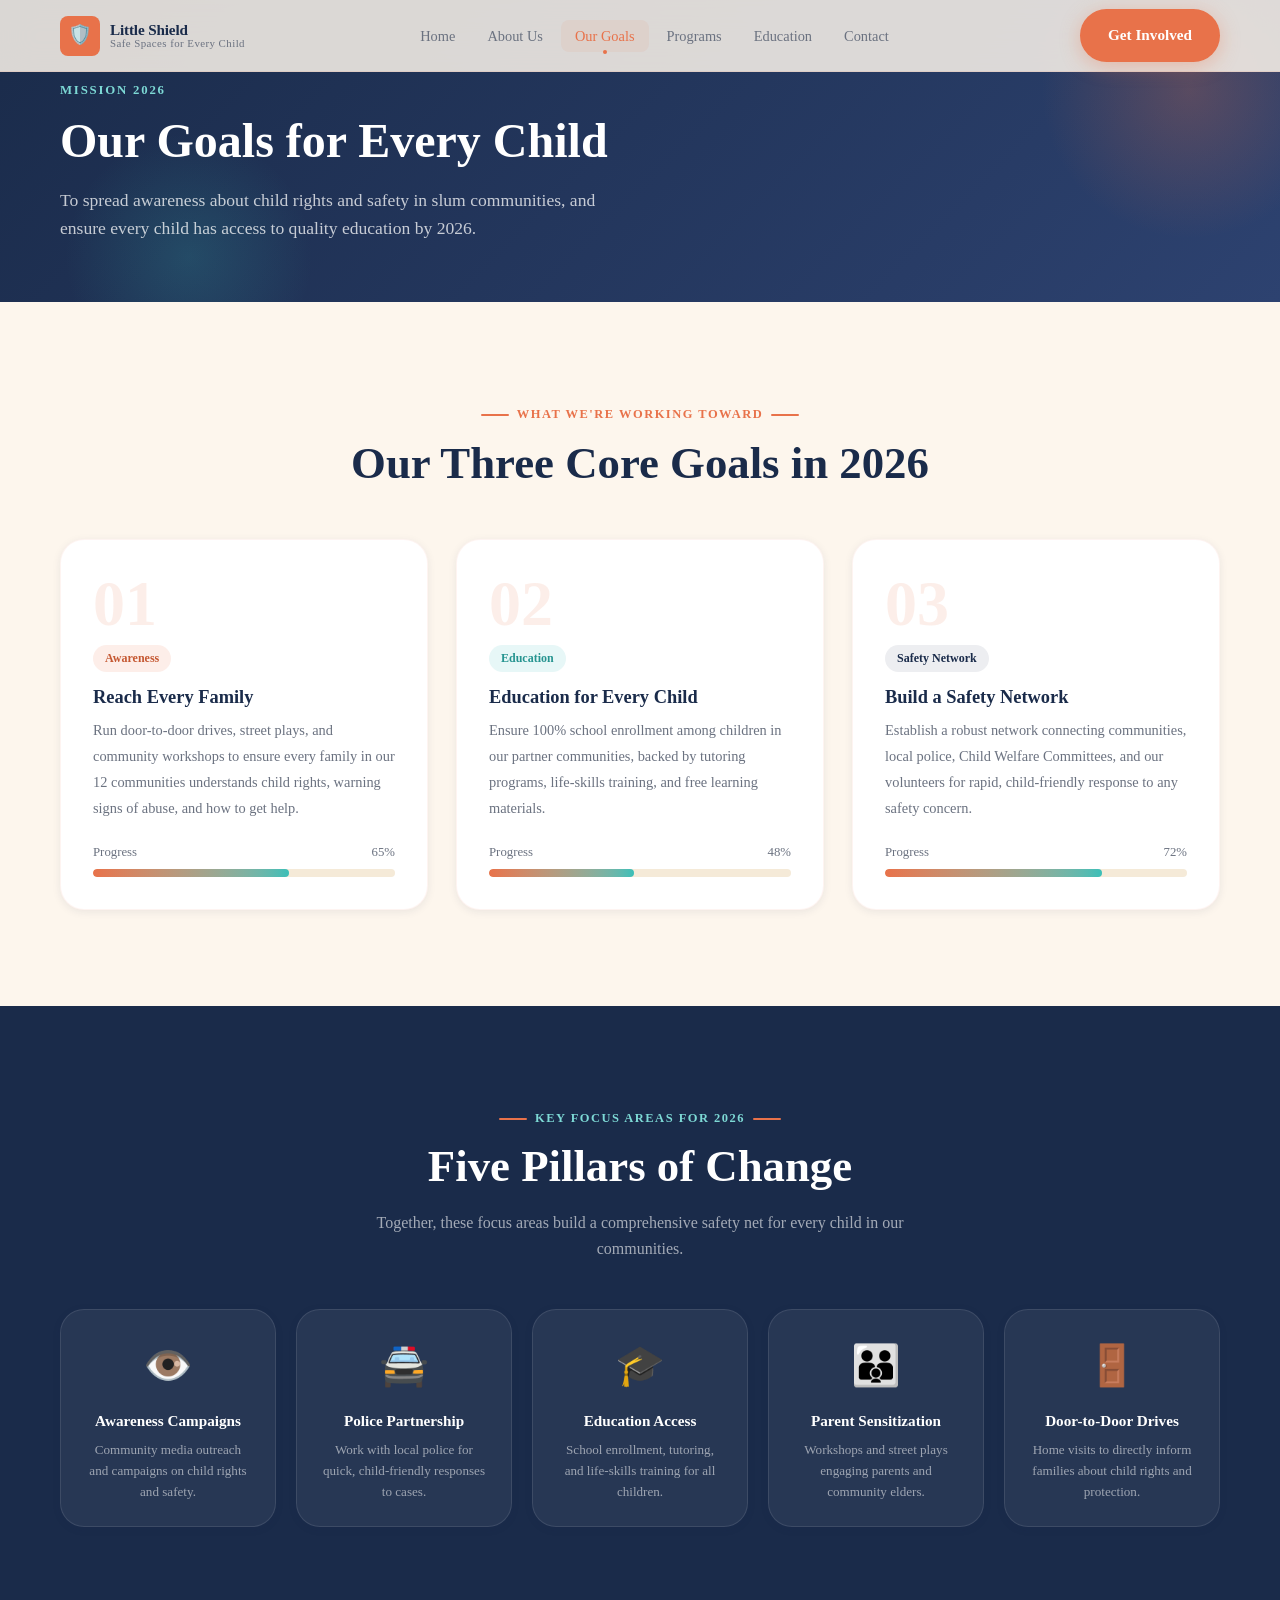
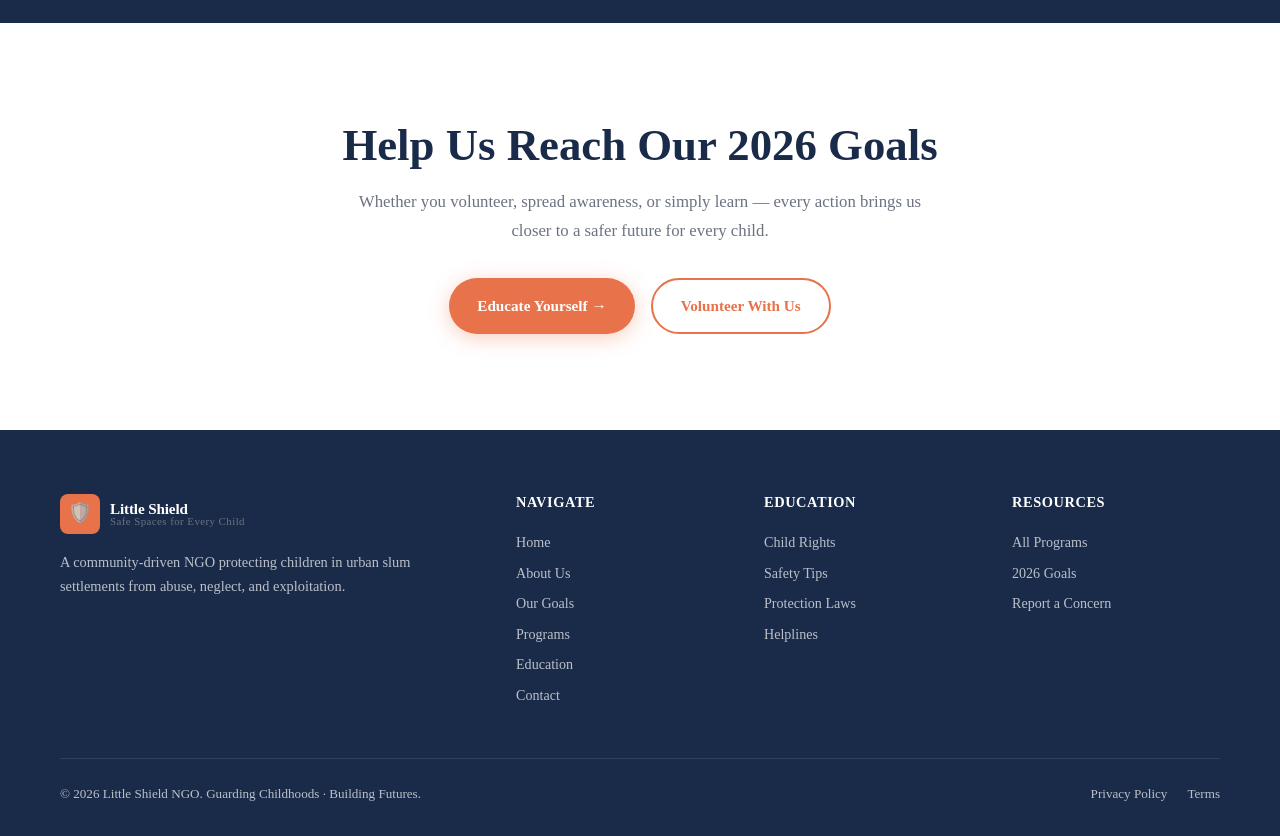
<file: goals.html>
<!DOCTYPE html>
<html lang="en">
<head>
  <meta charset="UTF-8" />
  <meta name="viewport" content="width=device-width, initial-scale=1.0" />
  <title>Our Goals — Little Shield</title>
  <meta name="description" content="Little Shield's Mission 2026 — spreading child rights awareness and ensuring every child in slum communities has access to quality education." />
  <link rel="stylesheet" href="style.css" />
  <style>
    .goal-card { background:var(--white); border-radius:var(--radius-lg); padding:32px; box-shadow:var(--shadow-sm); border:1px solid rgba(232,114,74,.08); transition:var(--transition); }
    .goal-card:hover { transform:translateY(-4px); box-shadow:var(--shadow-md); }
    .goal-card .g-num { font-size:4rem; font-weight:900; color:rgba(232,114,74,.12); line-height:1; margin-bottom:8px; }
    .goal-card h3 { font-size:1.15rem; margin-bottom:10px; }
    .goal-card p  { font-size:.9rem; color:var(--text-muted); line-height:1.8; }
    .progress-wrap { margin-top:20px; }
    .progress-label { display:flex; justify-content:space-between; font-size:.8rem; color:var(--text-muted); margin-bottom:6px; }
    .progress-track { background:var(--cream-dark); border-radius:99px; height:8px; overflow:hidden; }
    .progress-fill  { height:100%; background:linear-gradient(to right in oklab,var(--orange),var(--teal)); border-radius:99px; transition:width 1.2s cubic-bezier(.4,0,.2,1); width:0; }
    .kfa-grid { display:grid; grid-template-columns:repeat(auto-fit,minmax(200px,1fr)); gap:20px; margin-top:48px; }
    .kfa-card { background:var(--white); border-radius:var(--radius-lg); padding:24px; text-align:center; box-shadow:var(--shadow-sm); transition:var(--transition); }
    .kfa-card:hover { transform:translateY(-4px); box-shadow:var(--shadow-md); }
    .kfa-card .kfa-icon { font-size:2.5rem; margin-bottom:14px; }
    .kfa-card h3 { font-size:.95rem; margin-bottom:8px; }
    .kfa-card p  { font-size:.82rem; color:var(--text-muted); }
  </style>
</head>
<body>
  <nav class="navbar" role="navigation" aria-label="Main navigation">
    <div class="container nav-inner">
      <a href="index.html" class="nav-logo" aria-label="Little Shield Home"><div class="nav-logo-icon">🛡️</div><div class="nav-logo-text"><span class="brand">Little Shield</span><span class="tagline">Safe Spaces for Every Child</span></div></a>
      <ul class="nav-links" role="list"><li><a href="index.html">Home</a></li><li><a href="about.html">About Us</a></li><li><a href="goals.html">Our Goals</a></li><li><a href="programs.html">Programs</a></li><li><a href="education.html">Education</a></li><li><a href="contact.html">Contact</a></li></ul>
      <a href="contact.html" class="btn btn-primary nav-cta">Get Involved</a>
      <button class="hamburger" id="hamburger" aria-label="Open menu" aria-expanded="false"><span></span><span></span><span></span></button>
    </div>
  </nav>
  <div class="mobile-menu" id="mobileMenu"><a href="index.html">Home</a><a href="about.html">About Us</a><a href="goals.html">Our Goals</a><a href="programs.html">Programs</a><a href="education.html">Education</a><a href="contact.html">Contact</a><a href="contact.html" class="btn btn-primary" style="margin-top:12px">Get Involved</a></div>

  <main>
    <div class="page-hero page-top">
      <div class="container">
        <div class="page-hero-label">Mission 2026</div>
        <h1>Our Goals for Every Child</h1>
        <p>To spread awareness about child rights and safety in slum communities, and ensure every child has access to quality education by 2026.</p>
      </div>
    </div>

    <section style="background:var(--cream);" aria-labelledby="goalsHeading">
      <div class="container">
        <div class="reveal" style="text-align:center;margin-bottom:48px;">
          <div class="section-label" style="justify-content:center;">What We're Working Toward</div>
          <h2 id="goalsHeading" class="section-title">Our Three Core Goals in 2026</h2>
        </div>
        <div style="display:grid;grid-template-columns:repeat(auto-fit,minmax(300px,1fr));gap:28px;">
          <div class="goal-card reveal reveal-delay-1">
            <div class="g-num">01</div>
            <span class="tag tag-orange" style="margin-bottom:14px;display:inline-block;">Awareness</span>
            <h3>Reach Every Family</h3>
            <p>Run door-to-door drives, street plays, and community workshops to ensure every family in our 12 communities understands child rights, warning signs of abuse, and how to get help.</p>
            <div class="progress-wrap">
              <div class="progress-label"><span>Progress</span><span>65%</span></div>
              <div class="progress-track"><div class="progress-fill" data-width="65"></div></div>
            </div>
          </div>
          <div class="goal-card reveal reveal-delay-2">
            <div class="g-num">02</div>
            <span class="tag tag-teal" style="margin-bottom:14px;display:inline-block;">Education</span>
            <h3>Education for Every Child</h3>
            <p>Ensure 100% school enrollment among children in our partner communities, backed by tutoring programs, life-skills training, and free learning materials.</p>
            <div class="progress-wrap">
              <div class="progress-label"><span>Progress</span><span>48%</span></div>
              <div class="progress-track"><div class="progress-fill" data-width="48"></div></div>
            </div>
          </div>
          <div class="goal-card reveal reveal-delay-3">
            <div class="g-num">03</div>
            <span class="tag tag-navy" style="margin-bottom:14px;display:inline-block;">Safety Network</span>
            <h3>Build a Safety Network</h3>
            <p>Establish a robust network connecting communities, local police, Child Welfare Committees, and our volunteers for rapid, child-friendly response to any safety concern.</p>
            <div class="progress-wrap">
              <div class="progress-label"><span>Progress</span><span>72%</span></div>
              <div class="progress-track"><div class="progress-fill" data-width="72"></div></div>
            </div>
          </div>
        </div>
      </div>
    </section>

    <section style="background:var(--navy);position:relative;overflow:hidden;" aria-labelledby="kfaHeading">
      <div class="container">
        <div class="reveal" style="text-align:center;">
          <div class="section-label" style="color:var(--teal-light);justify-content:center;">Key Focus Areas for 2026</div>
          <h2 id="kfaHeading" class="section-title" style="color:var(--white);">Five Pillars of Change</h2>
          <p style="color:rgba(255,255,255,.6);max-width:560px;margin-inline:auto;">Together, these focus areas build a comprehensive safety net for every child in our communities.</p>
        </div>
        <div class="kfa-grid">
          <div class="kfa-card reveal reveal-delay-1" style="background:rgba(255,255,255,.06);border:1px solid rgba(255,255,255,.1);">
            <div class="kfa-icon">👁️</div>
            <h3 style="color:var(--white);">Awareness Campaigns</h3>
            <p style="color:rgba(255,255,255,.55);">Community media outreach and campaigns on child rights and safety.</p>
          </div>
          <div class="kfa-card reveal reveal-delay-2" style="background:rgba(255,255,255,.06);border:1px solid rgba(255,255,255,.1);">
            <div class="kfa-icon">🚔</div>
            <h3 style="color:var(--white);">Police Partnership</h3>
            <p style="color:rgba(255,255,255,.55);">Work with local police for quick, child-friendly responses to cases.</p>
          </div>
          <div class="kfa-card reveal reveal-delay-3" style="background:rgba(255,255,255,.06);border:1px solid rgba(255,255,255,.1);">
            <div class="kfa-icon">🎓</div>
            <h3 style="color:var(--white);">Education Access</h3>
            <p style="color:rgba(255,255,255,.55);">School enrollment, tutoring, and life-skills training for all children.</p>
          </div>
          <div class="kfa-card reveal reveal-delay-1" style="background:rgba(255,255,255,.06);border:1px solid rgba(255,255,255,.1);">
            <div class="kfa-icon">👪</div>
            <h3 style="color:var(--white);">Parent Sensitization</h3>
            <p style="color:rgba(255,255,255,.55);">Workshops and street plays engaging parents and community elders.</p>
          </div>
          <div class="kfa-card reveal reveal-delay-2" style="background:rgba(255,255,255,.06);border:1px solid rgba(255,255,255,.1);">
            <div class="kfa-icon">🚪</div>
            <h3 style="color:var(--white);">Door-to-Door Drives</h3>
            <p style="color:rgba(255,255,255,.55);">Home visits to directly inform families about child rights and protection.</p>
          </div>
        </div>
      </div>
    </section>

    <section style="background:var(--white);" aria-label="Call to action">
      <div class="container" style="text-align:center;">
        <div class="reveal">
          <h2 class="section-title">Help Us Reach Our 2026 Goals</h2>
          <p class="section-sub" style="margin-inline:auto;margin-bottom:32px;">Whether you volunteer, spread awareness, or simply learn — every action brings us closer to a safer future for every child.</p>
          <div style="display:flex;gap:16px;justify-content:center;flex-wrap:wrap;">
            <a href="education.html" class="btn btn-primary">Educate Yourself →</a>
            <a href="contact.html"   class="btn btn-outline" >Volunteer With Us</a>
          </div>
        </div>
      </div>
    </section>
  </main>

  <footer class="footer" role="contentinfo">
    <div class="container">
      <div class="footer-grid">
        <div class="footer-brand"><div class="nav-logo"><div class="nav-logo-icon">🛡️</div><div class="nav-logo-text"><span class="brand" style="color:var(--white)">Little Shield</span><span class="tagline">Safe Spaces for Every Child</span></div></div><p>A community-driven NGO protecting children in urban slum settlements from abuse, neglect, and exploitation.</p></div>
        <nav class="footer-col" aria-label="Site links"><h4>Navigate</h4><a href="index.html">Home</a><a href="about.html">About Us</a><a href="goals.html">Our Goals</a><a href="programs.html">Programs</a><a href="education.html">Education</a><a href="contact.html">Contact</a></nav>
        <nav class="footer-col" aria-label="Education links"><h4>Education</h4><a href="education.html">Child Rights</a><a href="education.html">Safety Tips</a><a href="education.html">Protection Laws</a><a href="education.html">Helplines</a></nav>
        <nav class="footer-col" aria-label="Resources links"><h4>Resources</h4><a href="programs.html">All Programs</a><a href="goals.html">2026 Goals</a><a href="contact.html">Report a Concern</a></nav>
      </div>
      <div class="footer-bottom"><span>© 2026 Little Shield NGO. Guarding Childhoods · Building Futures.</span><div class="footer-bottom-links"><a href="#">Privacy Policy</a><a href="#">Terms</a></div></div>
    </div>
  </footer>

  <script src="main.js"></script>
  <script>
    // Animate progress bars on scroll
    const fills = document.querySelectorAll('.progress-fill[data-width]');
    const po = new IntersectionObserver(entries => {
      entries.forEach(e => {
        if (e.isIntersecting) {
          e.target.style.width = e.target.dataset.width + '%';
          po.unobserve(e.target);
        }
      });
    }, { threshold: 0.5 });
    fills.forEach(f => po.observe(f));
  </script>
</body>
</html>
</file>
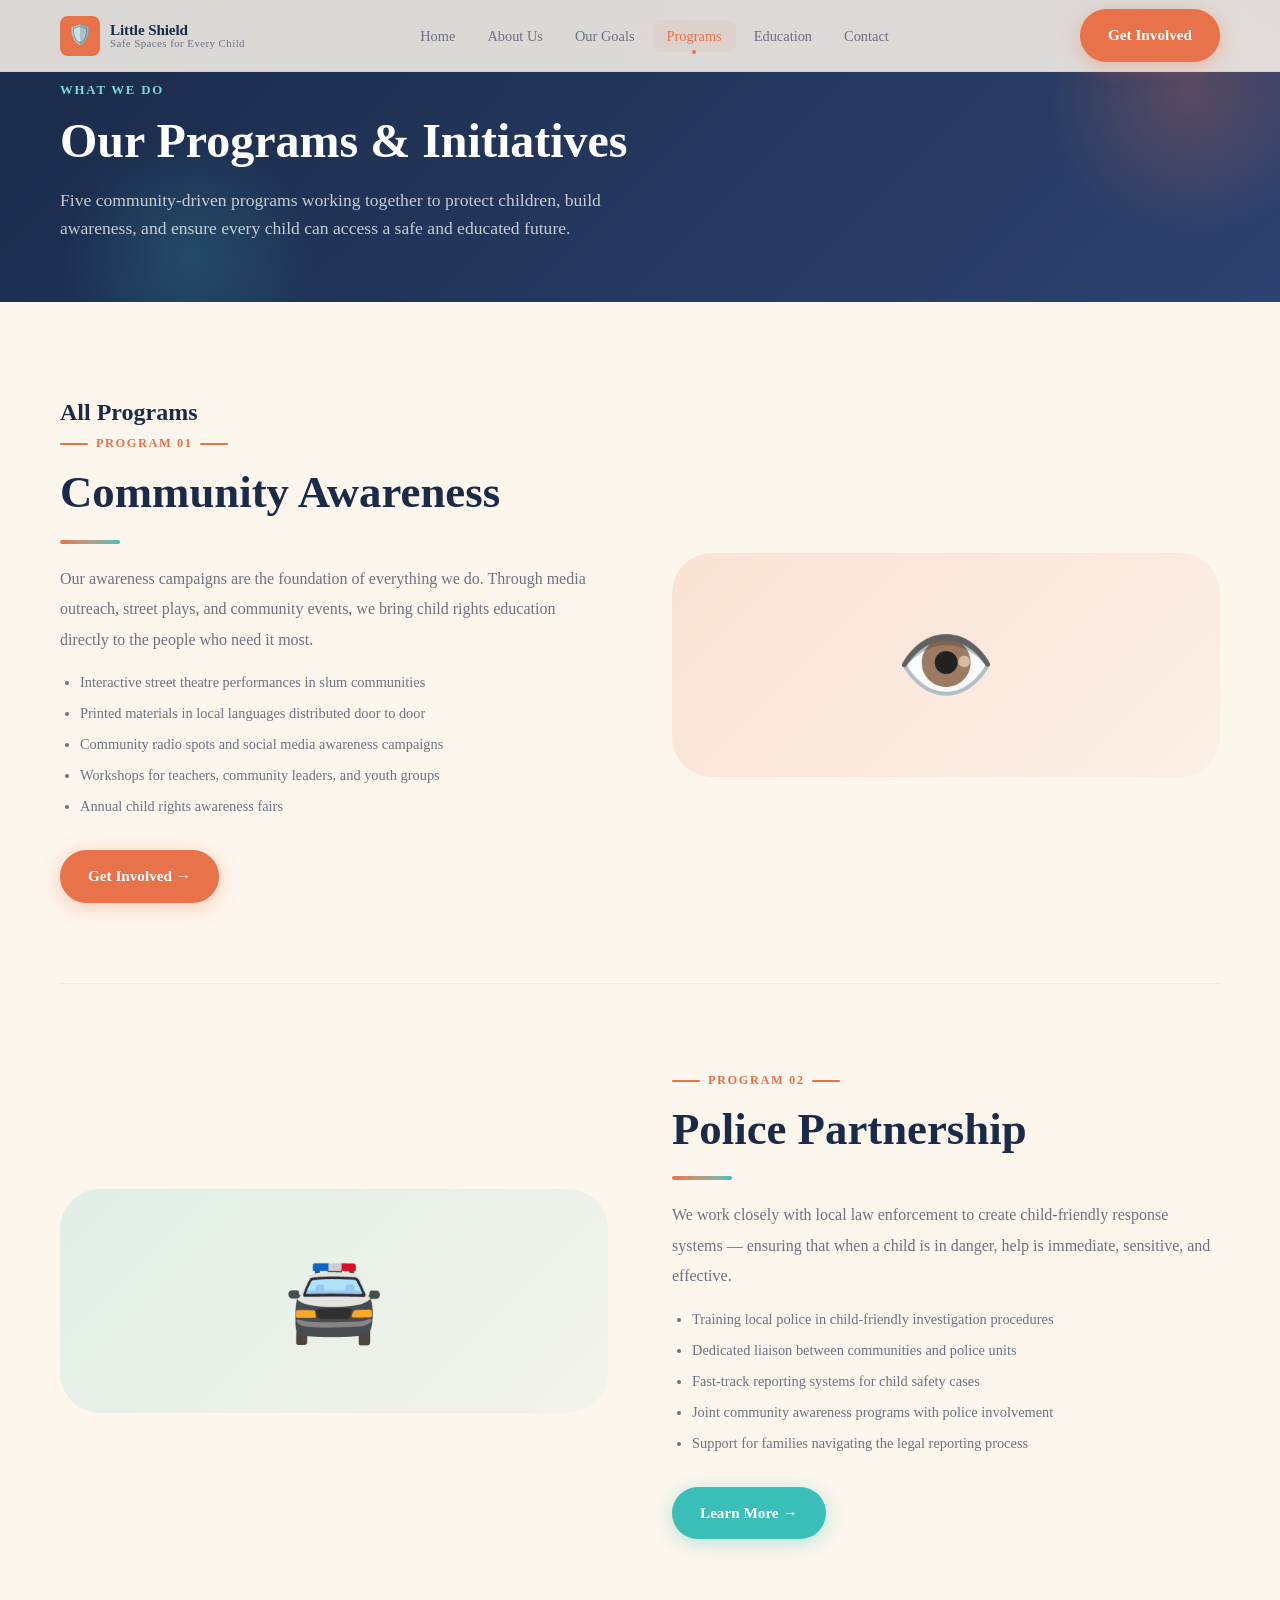
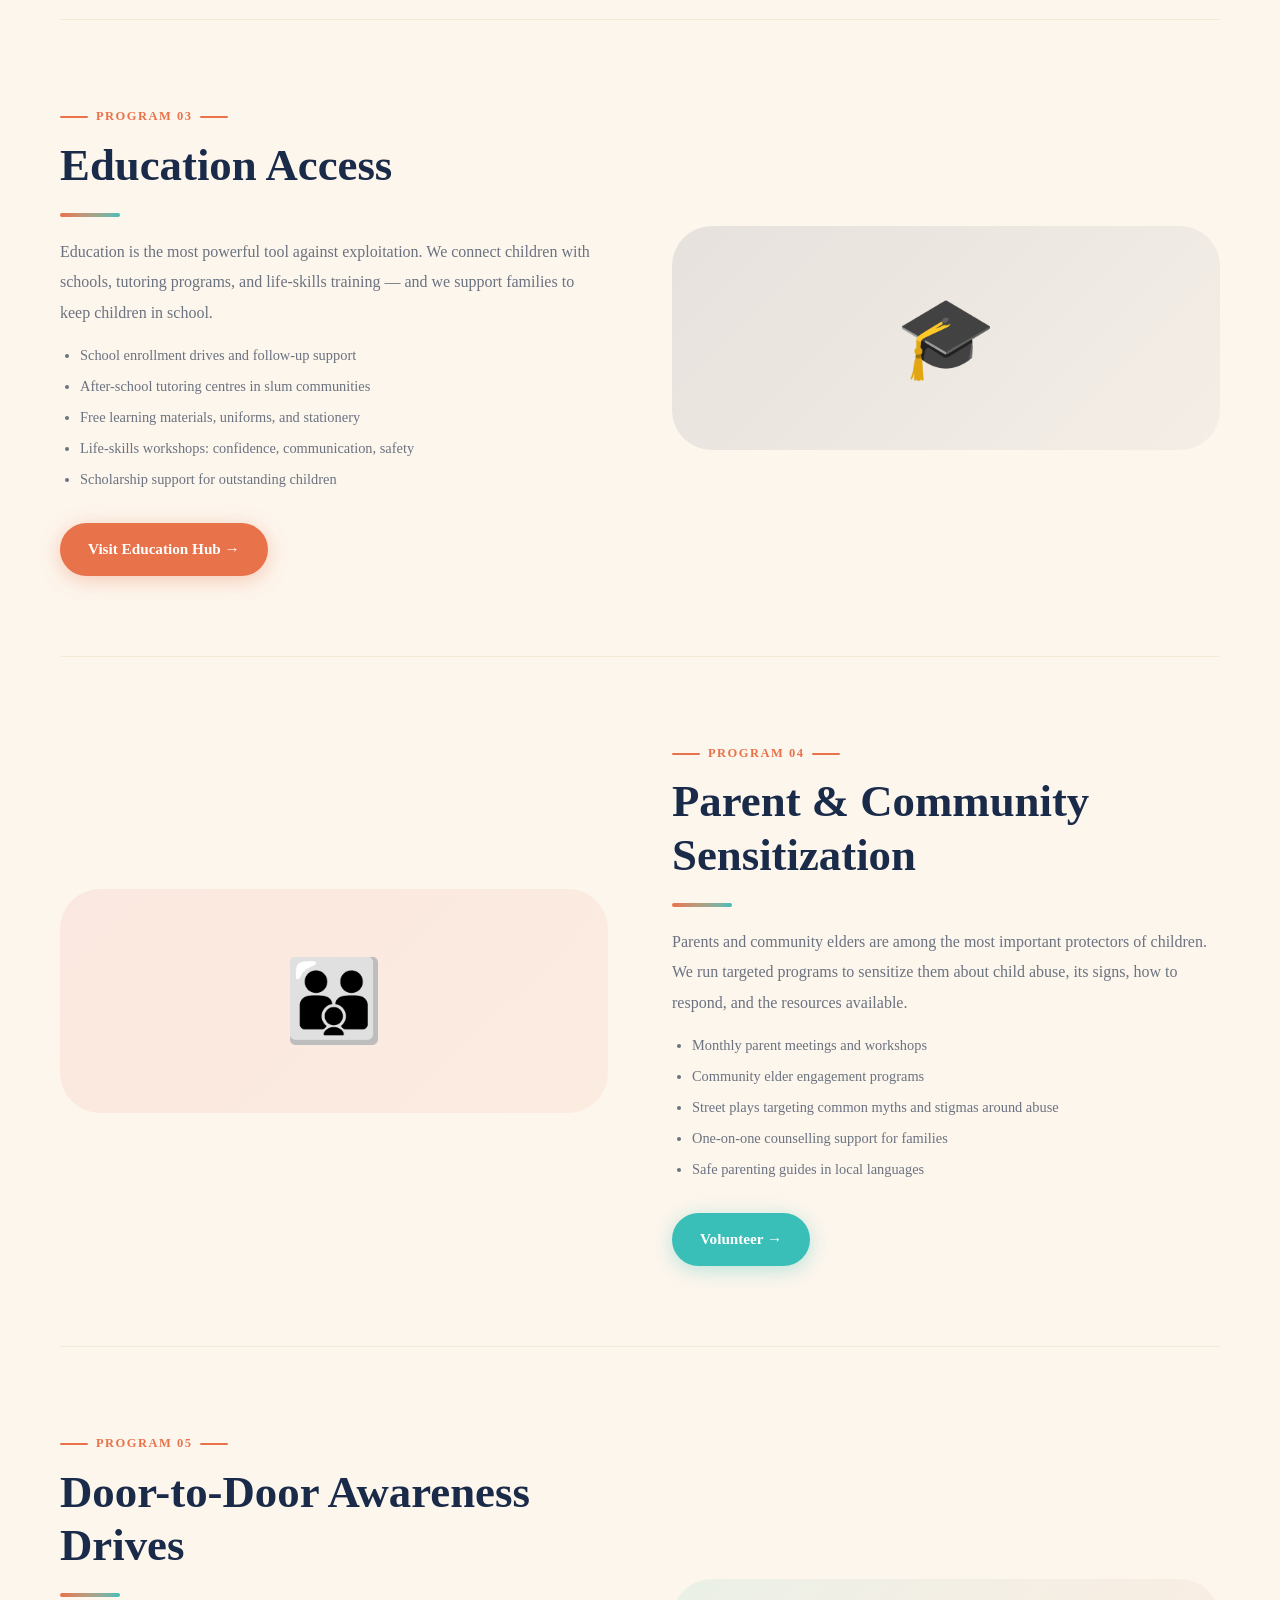
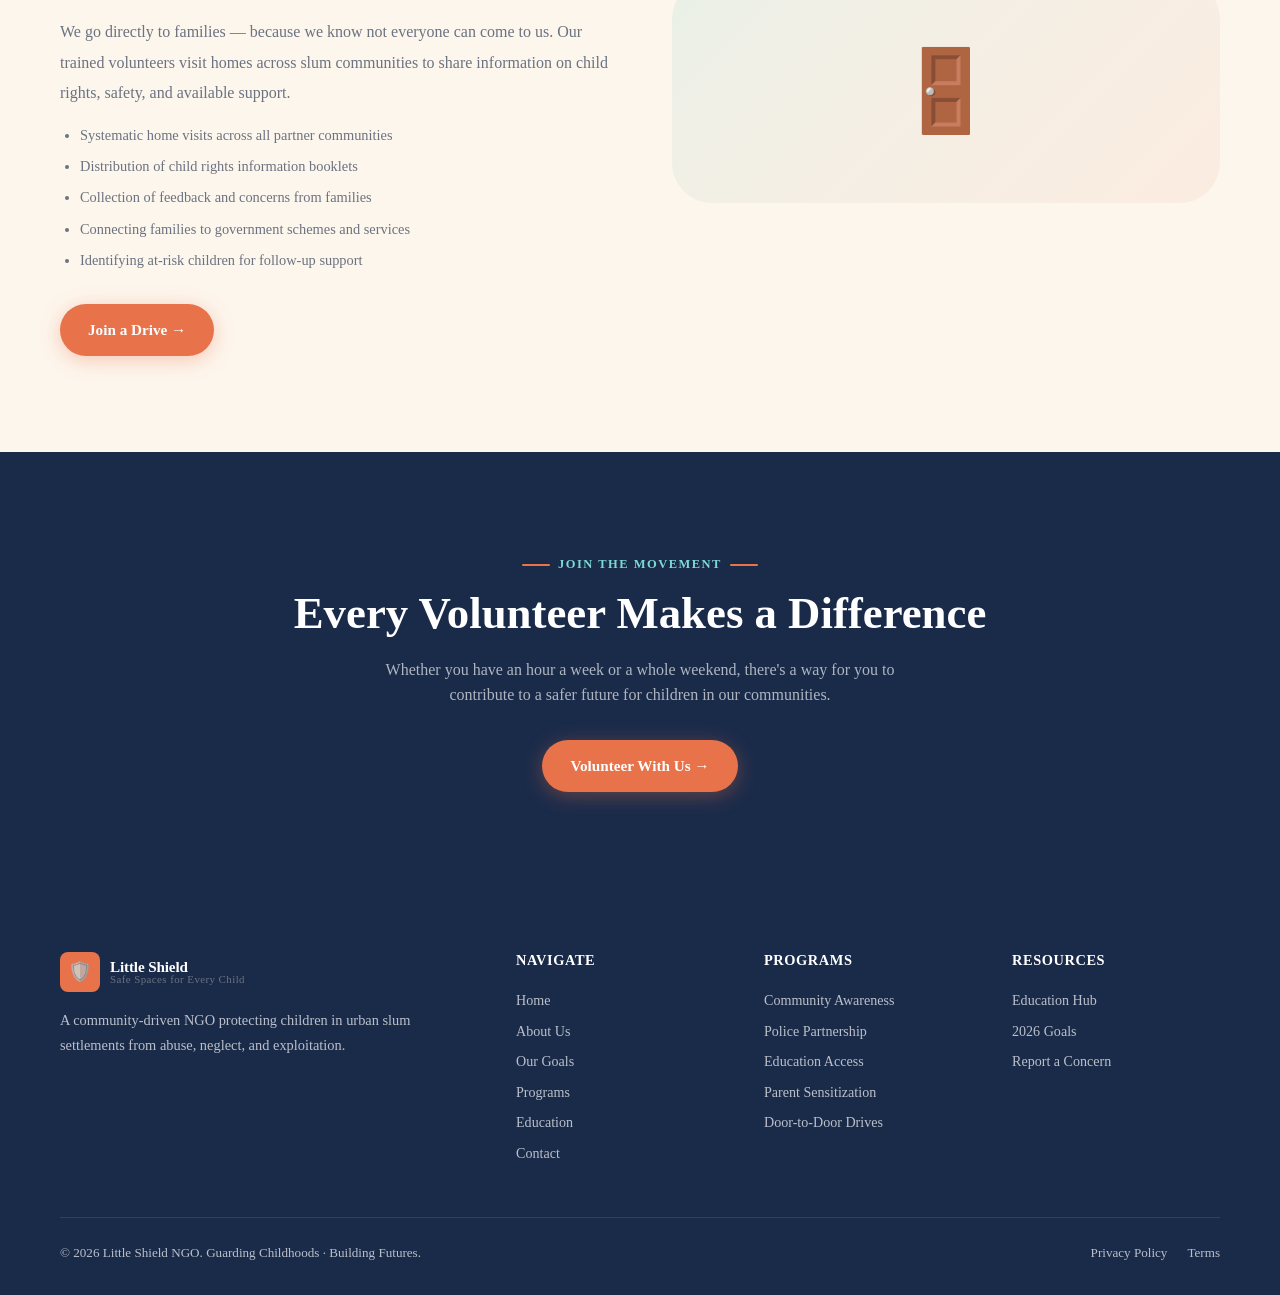
<file: programs.html>
<!DOCTYPE html>
<html lang="en">
<head>
  <meta charset="UTF-8" />
  <meta name="viewport" content="width=device-width, initial-scale=1.0" />
  <title>Programs — Little Shield</title>
  <meta name="description" content="Little Shield runs five key programs: Community Awareness, Police Partnership, Education Access, Parent Sensitization, and Door-to-Door Drives." />
  <link rel="stylesheet" href="style.css" />
  <style>
    .program-detail { display:grid; grid-template-columns:1fr 1fr; gap:64px; align-items:center; margin-bottom:80px; padding-bottom:80px; border-bottom:1px solid var(--cream-dark); }
    .program-detail:last-child { border-bottom:none; margin-bottom:0; padding-bottom:0; }
    .program-detail.reverse { direction:rtl; }
    .program-detail.reverse > * { direction:ltr; }
    .program-visual { border-radius:var(--radius-xl); padding:48px; text-align:center; font-size:5rem; }
    .program-detail ul { margin-top:16px; padding-left:20px; list-style:disc; }
    .program-detail ul li { font-size:.9rem; color:var(--text-muted); margin-bottom:8px; line-height:1.6; }
    @media(max-width:768px){ .program-detail,.program-detail.reverse{grid-template-columns:1fr;direction:ltr;} }
  </style>
</head>
<body>
  <nav class="navbar" role="navigation" aria-label="Main navigation">
    <div class="container nav-inner">
      <a href="index.html" class="nav-logo" aria-label="Little Shield Home"><div class="nav-logo-icon">🛡️</div><div class="nav-logo-text"><span class="brand">Little Shield</span><span class="tagline">Safe Spaces for Every Child</span></div></a>
      <ul class="nav-links" role="list"><li><a href="index.html">Home</a></li><li><a href="about.html">About Us</a></li><li><a href="goals.html">Our Goals</a></li><li><a href="programs.html">Programs</a></li><li><a href="education.html">Education</a></li><li><a href="contact.html">Contact</a></li></ul>
      <a href="contact.html" class="btn btn-primary nav-cta">Get Involved</a>
      <button class="hamburger" id="hamburger" aria-label="Open menu" aria-expanded="false"><span></span><span></span><span></span></button>
    </div>
  </nav>
  <div class="mobile-menu" id="mobileMenu"><a href="index.html">Home</a><a href="about.html">About Us</a><a href="goals.html">Our Goals</a><a href="programs.html">Programs</a><a href="education.html">Education</a><a href="contact.html">Contact</a><a href="contact.html" class="btn btn-primary" style="margin-top:12px">Get Involved</a></div>

  <main>
    <div class="page-hero page-top">
      <div class="container">
        <div class="page-hero-label">What We Do</div>
        <h1>Our Programs &amp; Initiatives</h1>
        <p>Five community-driven programs working together to protect children, build awareness, and ensure every child can access a safe and educated future.</p>
      </div>
    </div>

    <section style="background:var(--cream);" aria-labelledby="programsHeading">
      <div class="container">
        <h2 id="programsHeading" class="sr-only">All Programs</h2>

        <!-- Program 1: Awareness -->
        <div class="program-detail reveal" id="awareness">
          <div>
            <div class="section-label">Program 01</div>
            <h2 class="section-title">Community Awareness</h2>
            <div class="divider"></div>
            <p style="color:var(--text-muted);line-height:1.9;">
              Our awareness campaigns are the foundation of everything we do. Through media outreach, street plays, and community events, we bring child rights education directly to the people who need it most.
            </p>
            <ul>
              <li>Interactive street theatre performances in slum communities</li>
              <li>Printed materials in local languages distributed door to door</li>
              <li>Community radio spots and social media awareness campaigns</li>
              <li>Workshops for teachers, community leaders, and youth groups</li>
              <li>Annual child rights awareness fairs</li>
            </ul>
            <a href="contact.html" class="btn btn-primary" style="margin-top:24px;">Get Involved →</a>
          </div>
          <div class="program-visual" style="background:linear-gradient(135deg in oklab,rgba(232,114,74,.15),rgba(232,114,74,.05));">👁️</div>
        </div>

        <!-- Program 2: Police Partnership -->
        <div class="program-detail reverse reveal" id="police">
          <div>
            <div class="section-label">Program 02</div>
            <h2 class="section-title">Police Partnership</h2>
            <div class="divider"></div>
            <p style="color:var(--text-muted);line-height:1.9;">
              We work closely with local law enforcement to create child-friendly response systems — ensuring that when a child is in danger, help is immediate, sensitive, and effective.
            </p>
            <ul>
              <li>Training local police in child-friendly investigation procedures</li>
              <li>Dedicated liaison between communities and police units</li>
              <li>Fast-track reporting systems for child safety cases</li>
              <li>Joint community awareness programs with police involvement</li>
              <li>Support for families navigating the legal reporting process</li>
            </ul>
            <a href="contact.html" class="btn btn-teal" style="margin-top:24px;">Learn More →</a>
          </div>
          <div class="program-visual" style="background:linear-gradient(135deg in oklab,rgba(58,191,184,.15),rgba(58,191,184,.05));">🚔</div>
        </div>

        <!-- Program 3: Education -->
        <div class="program-detail reveal" id="education">
          <div>
            <div class="section-label">Program 03</div>
            <h2 class="section-title">Education Access</h2>
            <div class="divider"></div>
            <p style="color:var(--text-muted);line-height:1.9;">
              Education is the most powerful tool against exploitation. We connect children with schools, tutoring programs, and life-skills training — and we support families to keep children in school.
            </p>
            <ul>
              <li>School enrollment drives and follow-up support</li>
              <li>After-school tutoring centres in slum communities</li>
              <li>Free learning materials, uniforms, and stationery</li>
              <li>Life-skills workshops: confidence, communication, safety</li>
              <li>Scholarship support for outstanding children</li>
            </ul>
            <a href="education.html" class="btn btn-primary" style="margin-top:24px;">Visit Education Hub →</a>
          </div>
          <div class="program-visual" style="background:linear-gradient(135deg in oklab,rgba(26,43,74,.1),rgba(26,43,74,.04));">🎓</div>
        </div>

        <!-- Program 4: Parent Sensitization -->
        <div class="program-detail reverse reveal" id="parents">
          <div>
            <div class="section-label">Program 04</div>
            <h2 class="section-title">Parent &amp; Community Sensitization</h2>
            <div class="divider"></div>
            <p style="color:var(--text-muted);line-height:1.9;">
              Parents and community elders are among the most important protectors of children. We run targeted programs to sensitize them about child abuse, its signs, how to respond, and the resources available.
            </p>
            <ul>
              <li>Monthly parent meetings and workshops</li>
              <li>Community elder engagement programs</li>
              <li>Street plays targeting common myths and stigmas around abuse</li>
              <li>One-on-one counselling support for families</li>
              <li>Safe parenting guides in local languages</li>
            </ul>
            <a href="contact.html" class="btn btn-teal" style="margin-top:24px;">Volunteer →</a>
          </div>
          <div class="program-visual" style="background:linear-gradient(135deg in oklab,rgba(245,198,192,.3),rgba(232,114,74,.08));">👪</div>
        </div>

        <!-- Program 5: Door-to-Door -->
        <div class="program-detail reveal" id="outreach">
          <div>
            <div class="section-label">Program 05</div>
            <h2 class="section-title">Door-to-Door Awareness Drives</h2>
            <div class="divider"></div>
            <p style="color:var(--text-muted);line-height:1.9;">
              We go directly to families — because we know not everyone can come to us. Our trained volunteers visit homes across slum communities to share information on child rights, safety, and available support.
            </p>
            <ul>
              <li>Systematic home visits across all partner communities</li>
              <li>Distribution of child rights information booklets</li>
              <li>Collection of feedback and concerns from families</li>
              <li>Connecting families to government schemes and services</li>
              <li>Identifying at-risk children for follow-up support</li>
            </ul>
            <a href="contact.html" class="btn btn-primary" style="margin-top:24px;">Join a Drive →</a>
          </div>
          <div class="program-visual" style="background:linear-gradient(135deg in oklab,rgba(58,191,184,.1),rgba(232,114,74,.08));">🚪</div>
        </div>

      </div>
    </section>

    <section style="background:var(--navy);" aria-label="Call to action">
      <div class="container" style="text-align:center;">
        <div class="reveal">
          <div class="section-label" style="color:var(--teal-light);justify-content:center;">Join the Movement</div>
          <h2 class="section-title" style="color:var(--white);">Every Volunteer Makes a Difference</h2>
          <p style="color:rgba(255,255,255,.65);max-width:520px;margin-inline:auto;margin-bottom:32px;">Whether you have an hour a week or a whole weekend, there's a way for you to contribute to a safer future for children in our communities.</p>
          <a href="contact.html" class="btn btn-primary">Volunteer With Us →</a>
        </div>
      </div>
    </section>
  </main>

  <footer class="footer" role="contentinfo">
    <div class="container">
      <div class="footer-grid">
        <div class="footer-brand"><div class="nav-logo"><div class="nav-logo-icon">🛡️</div><div class="nav-logo-text"><span class="brand" style="color:var(--white)">Little Shield</span><span class="tagline">Safe Spaces for Every Child</span></div></div><p>A community-driven NGO protecting children in urban slum settlements from abuse, neglect, and exploitation.</p></div>
        <nav class="footer-col" aria-label="Site links"><h4>Navigate</h4><a href="index.html">Home</a><a href="about.html">About Us</a><a href="goals.html">Our Goals</a><a href="programs.html">Programs</a><a href="education.html">Education</a><a href="contact.html">Contact</a></nav>
        <nav class="footer-col" aria-label="Programs links"><h4>Programs</h4><a href="#awareness">Community Awareness</a><a href="#police">Police Partnership</a><a href="#education">Education Access</a><a href="#parents">Parent Sensitization</a><a href="#outreach">Door-to-Door Drives</a></nav>
        <nav class="footer-col" aria-label="Resources links"><h4>Resources</h4><a href="education.html">Education Hub</a><a href="goals.html">2026 Goals</a><a href="contact.html">Report a Concern</a></nav>
      </div>
      <div class="footer-bottom"><span>© 2026 Little Shield NGO. Guarding Childhoods · Building Futures.</span><div class="footer-bottom-links"><a href="#">Privacy Policy</a><a href="#">Terms</a></div></div>
    </div>
  </footer>
  <script src="main.js"></script>
</body>
</html>
</file>
<file: style.css>
/* ============================================================
   LITTLE SHIELD — Global Design System
   Colors: Warm oranges, teals, creams (matching brochure)
   ============================================================ */

/* Using Times New Roman — no import needed */

/* ── Design Tokens ──────────────────────────────────────── */
:root {
  --orange:       #E8724A;
  --orange-light: #F4A07A;
  --orange-dark:  #C55832;
  --teal:         #3ABFB8;
  --teal-light:   #7DD9D5;
  --teal-dark:    #269490;
  --cream:        #FDF6ED;
  --cream-dark:   #F5EAD8;
  --navy:         #1A2B4A;
  --navy-light:   #2D4270;
  --rose:         #F5C6C0;
  --text-main:    #2C2C2C;
  --text-muted:   #6B7280;
  --white:        #FFFFFF;

  --font-body:    'Times New Roman', Times, serif;
  --font-serif:   'Times New Roman', Times, serif;

  --radius-sm:    8px;
  --radius-md:    16px;
  --radius-lg:    24px;
  --radius-xl:    40px;

  --shadow-sm:    0 2px 8px rgba(26,43,74,.08);
  --shadow-md:    0 8px 28px rgba(26,43,74,.12);
  --shadow-lg:    0 20px 60px rgba(26,43,74,.18);

  --transition:   0.3s cubic-bezier(.4,0,.2,1);
  --nav-height:   72px;
}

/* ── Reset & Base ───────────────────────────────────────── */
*, *::before, *::after { box-sizing: border-box; margin: 0; padding: 0; }

html { scroll-behavior: smooth; font-size: 16px; }

body {
  font-family: var(--font-body);
  background: var(--cream);
  color: var(--text-main);
  line-height: 1.6;
  overflow-x: hidden;
}

img { max-width: 100%; height: auto; display: block; }
a  { text-decoration: none; color: inherit; }
ul { list-style: none; }

/* ── Scrollbar ──────────────────────────────────────────── */
::-webkit-scrollbar { width: 6px; }
::-webkit-scrollbar-track { background: var(--cream-dark); }
::-webkit-scrollbar-thumb { background: var(--orange); border-radius: 99px; }

/* ── Typography ─────────────────────────────────────────── */
h1,h2,h3,h4,h5 {
  font-family: var(--font-body);
  font-weight: 700;
  line-height: 1.2;
  color: var(--navy);
}

.serif { font-family: var(--font-serif); }

.section-label {
  display: inline-flex;
  align-items: center;
  gap: 8px;
  font-size: .78rem;
  font-weight: 600;
  letter-spacing: .12em;
  text-transform: uppercase;
  color: var(--orange);
  margin-bottom: 12px;
}
.section-label::before,
.section-label::after {
  content: '';
  display: block;
  width: 28px;
  height: 2px;
  background: var(--orange);
  border-radius: 2px;
}

.section-title {
  font-size: clamp(1.75rem, 4vw, 2.8rem);
  color: var(--navy);
  margin-bottom: 16px;
}

.section-sub {
  font-size: 1.05rem;
  color: var(--text-muted);
  max-width: 580px;
  line-height: 1.7;
}

/* ── Layout ─────────────────────────────────────────────── */
.container {
  width: min(1160px, 100% - 48px);
  margin-inline: auto;
}

section { padding-block: 96px; }

/* ── Buttons ─────────────────────────────────────────────── */
.btn {
  display: inline-flex;
  align-items: center;
  gap: 8px;
  padding: 14px 28px;
  border-radius: var(--radius-xl);
  font-family: var(--font-body);
  font-size: .95rem;
  font-weight: 600;
  cursor: pointer;
  border: none;
  transition: var(--transition);
}

.btn-primary {
  background: var(--orange);
  color: var(--white);
  box-shadow: 0 4px 20px rgba(232,114,74,.35);
}
.btn-primary:hover {
  background: var(--orange-dark);
  transform: translateY(-2px);
  box-shadow: 0 8px 28px rgba(232,114,74,.45);
}

.btn-outline {
  background: transparent;
  color: var(--orange);
  border: 2px solid var(--orange);
}
.btn-outline:hover {
  background: var(--orange);
  color: var(--white);
  transform: translateY(-2px);
}

.btn-teal {
  background: var(--teal);
  color: var(--white);
  box-shadow: 0 4px 20px rgba(58,191,184,.35);
}
.btn-teal:hover {
  background: var(--teal-dark);
  transform: translateY(-2px);
}

/* ── Navbar ─────────────────────────────────────────────── */
.navbar {
  position: fixed;
  top: 0;
  left: 0;
  right: 0;
  height: var(--nav-height);
  z-index: 1000;
  background: rgba(253,246,237,.85);
  backdrop-filter: blur(16px);
  -webkit-backdrop-filter: blur(16px);
  border-bottom: 1px solid rgba(232,114,74,.12);
  transition: box-shadow var(--transition), background var(--transition);
}

.navbar.scrolled {
  background: rgba(253,246,237,.97);
  box-shadow: var(--shadow-md);
}

.nav-inner {
  display: flex;
  align-items: center;
  justify-content: space-between;
  height: 100%;
}

.nav-logo {
  display: flex;
  align-items: center;
  gap: 10px;
}

.nav-logo-icon {
  width: 40px;
  height: 40px;
  background: var(--orange);
  border-radius: var(--radius-sm);
  display: flex;
  align-items: center;
  justify-content: center;
  font-size: 1.2rem;
}

.nav-logo-text {
  display: flex;
  flex-direction: column;
  line-height: 1;
}
.nav-logo-text .brand { font-size: .95rem; font-weight: 800; color: var(--navy); letter-spacing: -.01em; }
.nav-logo-text .tagline { font-size: .68rem; color: var(--text-muted); font-weight: 500; letter-spacing: .04em; }

.nav-links {
  display: flex;
  align-items: center;
  gap: 4px;
}

.nav-links a {
  padding: 8px 14px;
  border-radius: var(--radius-sm);
  font-size: .9rem;
  font-weight: 500;
  color: var(--text-muted);
  transition: var(--transition);
  position: relative;
}

.nav-links a:hover,
.nav-links a.active {
  color: var(--orange);
  background: rgba(232,114,74,.08);
}

.nav-links a.active::after {
  content: '';
  position: absolute;
  bottom: -2px;
  left: 50%;
  transform: translateX(-50%);
  width: 4px;
  height: 4px;
  background: var(--orange);
  border-radius: 50%;
}

.nav-cta { margin-left: 16px; }

.hamburger {
  display: none;
  flex-direction: column;
  gap: 5px;
  cursor: pointer;
  padding: 8px;
  border: none;
  background: none;
}
.hamburger span {
  display: block;
  width: 22px;
  height: 2px;
  background: var(--navy);
  border-radius: 2px;
  transition: var(--transition);
}

/* ── Mobile Nav ─────────────────────────────────────────── */
.mobile-menu {
  display: none;
  position: fixed;
  inset: var(--nav-height) 0 0 0;
  background: var(--cream);
  z-index: 999;
  flex-direction: column;
  align-items: center;
  justify-content: center;
  gap: 8px;
  padding: 24px;
  transform: translateY(-100%);
  transition: transform 0.4s cubic-bezier(.4,0,.2,1);
}

.mobile-menu.open {
  transform: translateY(0);
}

.mobile-menu a {
  font-size: 1.3rem;
  font-weight: 600;
  color: var(--navy);
  padding: 14px 32px;
  border-radius: var(--radius-md);
  width: 100%;
  text-align: center;
  transition: var(--transition);
}
.mobile-menu a:hover { background: rgba(232,114,74,.1); color: var(--orange); }

/* ── Page Content Offset ────────────────────────────────── */
.page-top { padding-top: var(--nav-height); }

/* ── Cards ──────────────────────────────────────────────── */
.card {
  background: var(--white);
  border-radius: var(--radius-lg);
  padding: 28px;
  box-shadow: var(--shadow-sm);
  transition: var(--transition);
  border: 1px solid rgba(232,114,74,.08);
}

.card:hover {
  transform: translateY(-4px);
  box-shadow: var(--shadow-md);
}

.card-icon {
  width: 52px;
  height: 52px;
  border-radius: var(--radius-md);
  display: flex;
  align-items: center;
  justify-content: center;
  font-size: 1.4rem;
  margin-bottom: 16px;
}

/* ── Hero Component ─────────────────────────────────────── */
.hero {
  min-height: 100svh;
  display: flex;
  align-items: center;
  position: relative;
  overflow: hidden;
}

.hero-bg {
  position: absolute;
  inset: 0;
  background:
    radial-gradient(ellipse 60% 60% at 80% 40%, rgba(58,191,184,.12) 0%, transparent 70%),
    radial-gradient(ellipse 50% 70% at 10% 80%, rgba(232,114,74,.10) 0%, transparent 70%),
    var(--cream);
}

/* ── Page Hero (inner pages) ────────────────────────────── */
.page-hero {
  background: linear-gradient(135deg in oklab, var(--navy) 0%, var(--navy-light) 100%);
  padding: 80px 0 60px;
  position: relative;
  overflow: hidden;
}

.page-hero::before {
  content: '';
  position: absolute;
  top: -60px; right: -60px;
  width: 300px; height: 300px;
  background: radial-gradient(circle, rgba(232,114,74,.25) 0%, transparent 70%);
  border-radius: 50%;
}

.page-hero::after {
  content: '';
  position: absolute;
  bottom: -80px; left: 5%;
  width: 250px; height: 250px;
  background: radial-gradient(circle, rgba(58,191,184,.18) 0%, transparent 70%);
  border-radius: 50%;
}

.page-hero .container { position: relative; z-index: 1; }
.page-hero-label {
  font-size: .8rem;
  font-weight: 600;
  letter-spacing: .14em;
  text-transform: uppercase;
  color: var(--teal-light);
  margin-bottom: 12px;
}
.page-hero h1 { color: var(--white); font-size: clamp(2rem, 5vw, 3rem); margin-bottom: 16px; }
.page-hero p  { color: rgba(255,255,255,.75); font-size: 1.1rem; max-width: 560px; }

/* ── Stats Strip ────────────────────────────────────────── */
.stats-strip {
  background: var(--navy);
  padding: 40px 0;
}

.stats-grid {
  display: grid;
  grid-template-columns: repeat(auto-fit, minmax(160px, 1fr));
  gap: 32px;
  text-align: center;
}

.stat-item .num {
  font-size: 2.4rem;
  font-weight: 800;
  color: var(--orange);
  line-height: 1;
}
.stat-item .label {
  font-size: .85rem;
  color: rgba(255,255,255,.65);
  margin-top: 6px;
}

/* ── Focus Area Cards ───────────────────────────────────── */
.focus-grid {
  display: grid;
  grid-template-columns: repeat(auto-fit, minmax(220px, 1fr));
  gap: 24px;
  margin-top: 48px;
}

/* ── Tag/Badge ──────────────────────────────────────────── */
.tag {
  display: inline-block;
  padding: 4px 12px;
  border-radius: 99px;
  font-size: .75rem;
  font-weight: 600;
}
.tag-orange { background: rgba(232,114,74,.12); color: var(--orange-dark); }
.tag-teal   { background: rgba(58,191,184,.12); color: var(--teal-dark); }
.tag-navy   { background: rgba(26,43,74,.08);   color: var(--navy); }

/* ── Divider ────────────────────────────────────────────── */
.divider {
  width: 60px;
  height: 4px;
  background: linear-gradient(to right in oklab, var(--orange), var(--teal));
  border-radius: 4px;
  margin-block: 20px;
}

/* ── Footer ─────────────────────────────────────────────── */
.footer {
  background: var(--navy);
  color: rgba(255,255,255,.7);
  padding: 64px 0 32px;
}

.footer-grid {
  display: grid;
  grid-template-columns: 2fr 1fr 1fr 1fr;
  gap: 40px;
  margin-bottom: 48px;
}

.footer-brand p { font-size: .9rem; line-height: 1.7; margin-top: 16px; }

.footer-col h4 {
  color: var(--white);
  font-size: .9rem;
  font-weight: 700;
  margin-bottom: 16px;
  letter-spacing: .04em;
  text-transform: uppercase;
}

.footer-col a {
  display: block;
  font-size: .88rem;
  padding: 4px 0;
  transition: var(--transition);
}
.footer-col a:hover { color: var(--orange-light); padding-left: 6px; }

.footer-bottom {
  border-top: 1px solid rgba(255,255,255,.1);
  padding-top: 24px;
  display: flex;
  align-items: center;
  justify-content: space-between;
  flex-wrap: wrap;
  gap: 12px;
  font-size: .82rem;
}

.footer-bottom-links { display: flex; gap: 20px; }
.footer-bottom-links a:hover { color: var(--white); }

/* ── Reveal Animations ──────────────────────────────────── */
.reveal {
  opacity: 0;
  transform: translateY(28px);
  transition: opacity .65s cubic-bezier(.4,0,.2,1), transform .65s cubic-bezier(.4,0,.2,1);
}
.reveal.visible {
  opacity: 1;
  transform: none;
}
.reveal-delay-1 { transition-delay: .1s; }
.reveal-delay-2 { transition-delay: .2s; }
.reveal-delay-3 { transition-delay: .3s; }
.reveal-delay-4 { transition-delay: .4s; }

/* ── Responsive ─────────────────────────────────────────── */

/* Tablet */
@media (max-width: 900px) {
  .container { width: min(100%, 100% - 32px); }
  section { padding-block: 64px; }
}

/* Mobile */
@media (max-width: 768px) {
  :root { --nav-height: 60px; }

  html { font-size: 15px; }

  section { padding-block: 48px; }

  .container { width: min(100%, 100% - 24px); }

  /* Navbar */
  .nav-links, .nav-cta { display: none; }
  .hamburger { display: flex; }
  .mobile-menu { display: flex; }

  /* Buttons — full width on small screens */
  .hero-actions { flex-direction: column; width: 100%; }
  .hero-actions .btn { width: 100%; justify-content: center; }

  /* Page hero inner pages */
  .page-hero { padding: 48px 0 36px; }
  .page-hero h1 { font-size: 1.8rem; }
  .page-hero p  { font-size: 1rem; }

  /* Section titles */
  .section-title { font-size: 1.6rem; }
  .section-sub   { font-size: .95rem; }

  /* Footer */
  .footer { padding: 40px 0 24px; }
  .footer-grid { grid-template-columns: 1fr 1fr; gap: 24px; margin-bottom: 28px; }
  .footer-brand { grid-column: 1 / -1; }

  /* Cards */
  .focus-grid { grid-template-columns: 1fr; }

  /* Grids that use 2+ columns */
  [style*="grid-template-columns: 1fr 1fr"] { grid-template-columns: 1fr !important; }
  [style*="grid-template-columns:1fr 1fr"]  { grid-template-columns: 1fr !important; }
}

/* Small phones */
@media (max-width: 480px) {
  html { font-size: 14px; }

  section { padding-block: 36px; }

  .btn { padding: 13px 22px; font-size: .9rem; }

  .footer-grid { grid-template-columns: 1fr; gap: 20px; }

  .footer-bottom { flex-direction: column; text-align: center; gap: 8px; }
  .footer-bottom-links { justify-content: center; }

  /* Reduce card padding */
  .card { padding: 20px; }

  /* CTA banner */
  .cta-banner { padding: 32px 20px !important; }
  .cta-banner h2 { font-size: 1.4rem !important; }
}

@media (prefers-reduced-motion: reduce) {
  .reveal { opacity: 1; transform: none; }
  * { transition-duration: .01ms !important; animation-duration: .01ms !important; }
}
</file>
